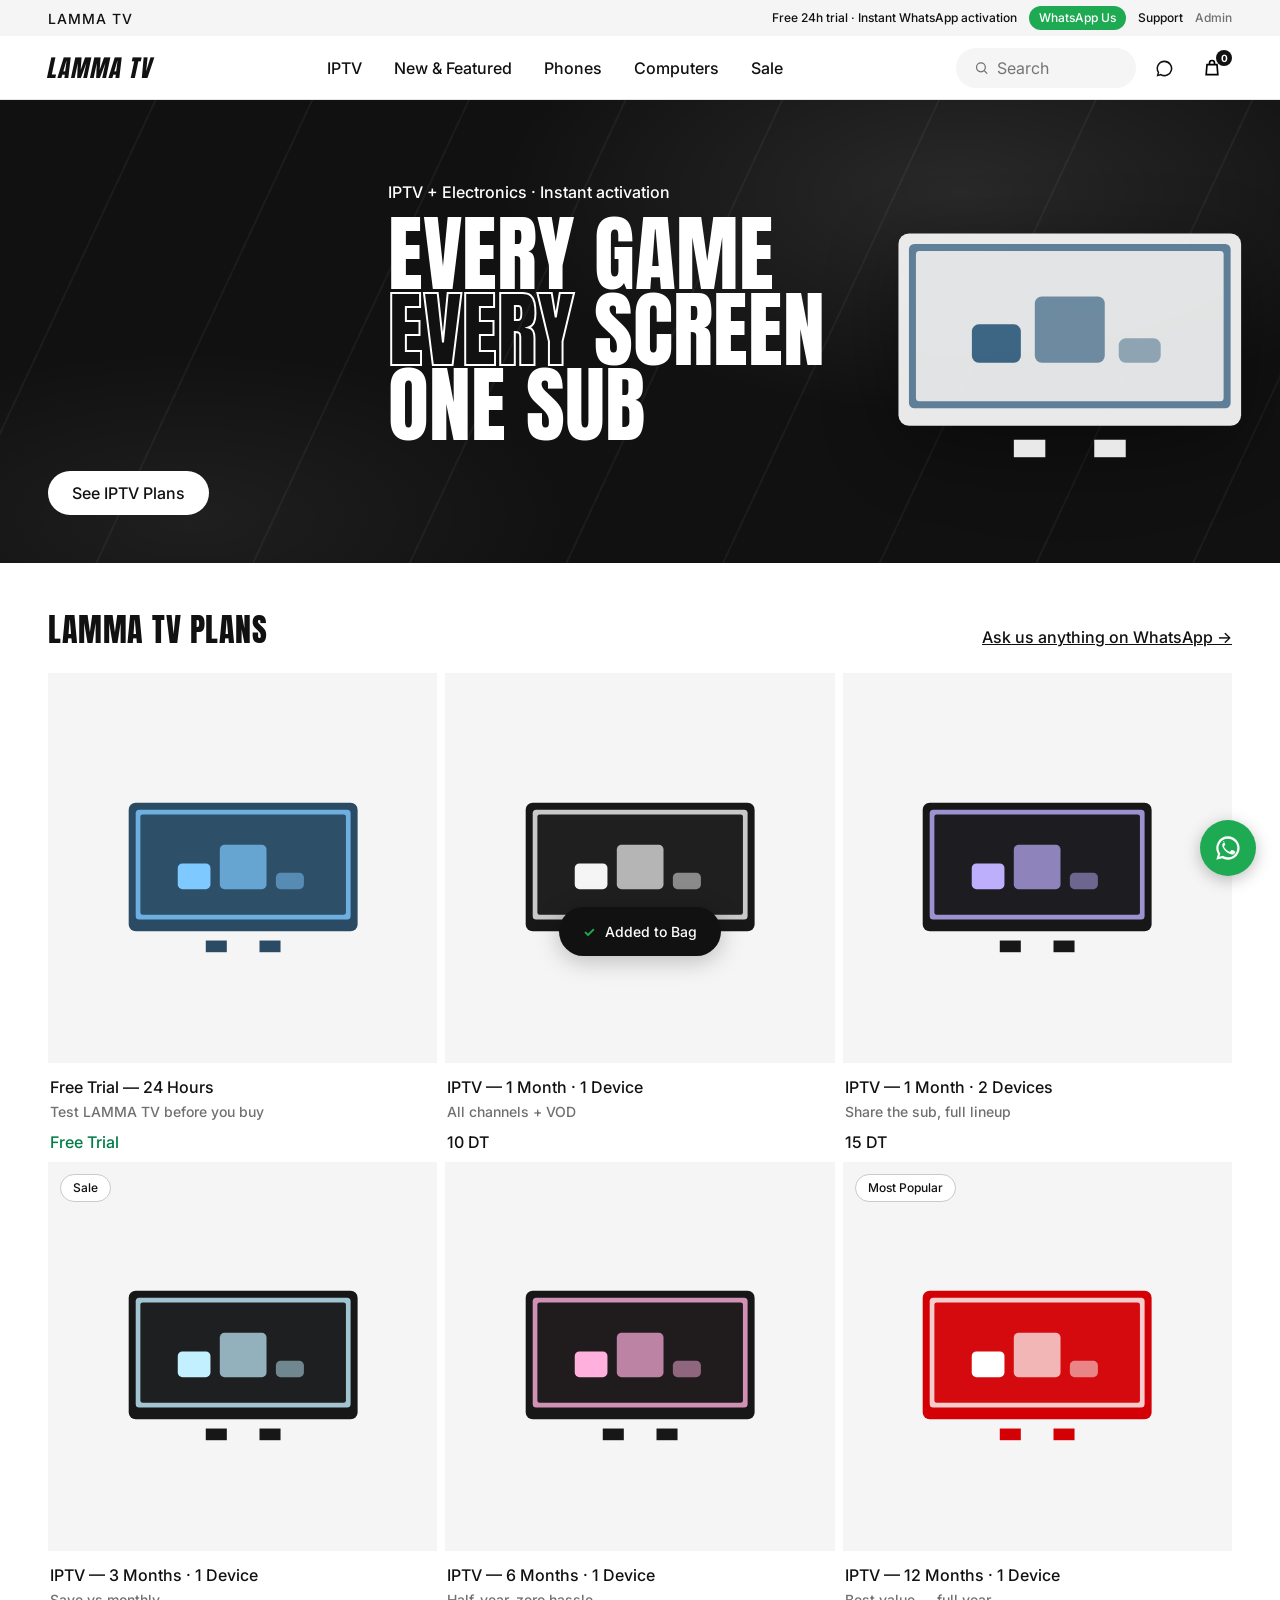
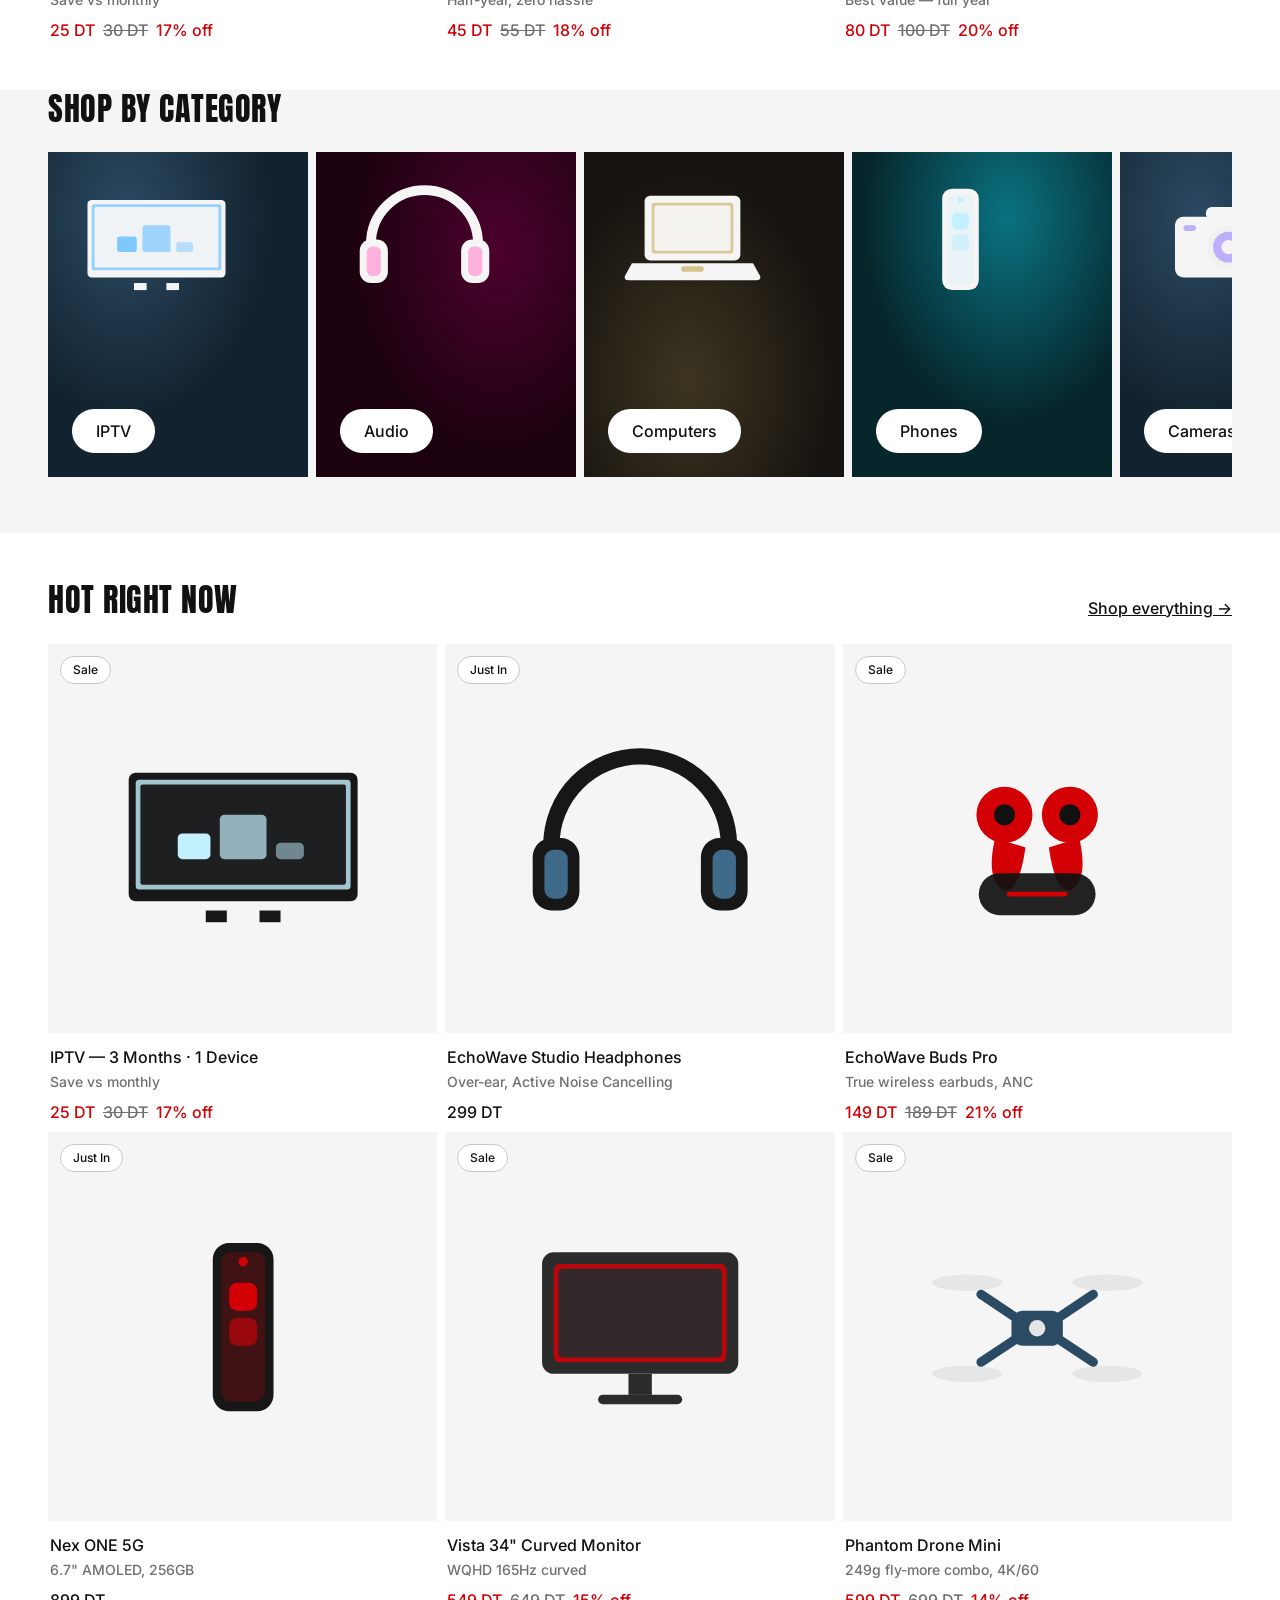
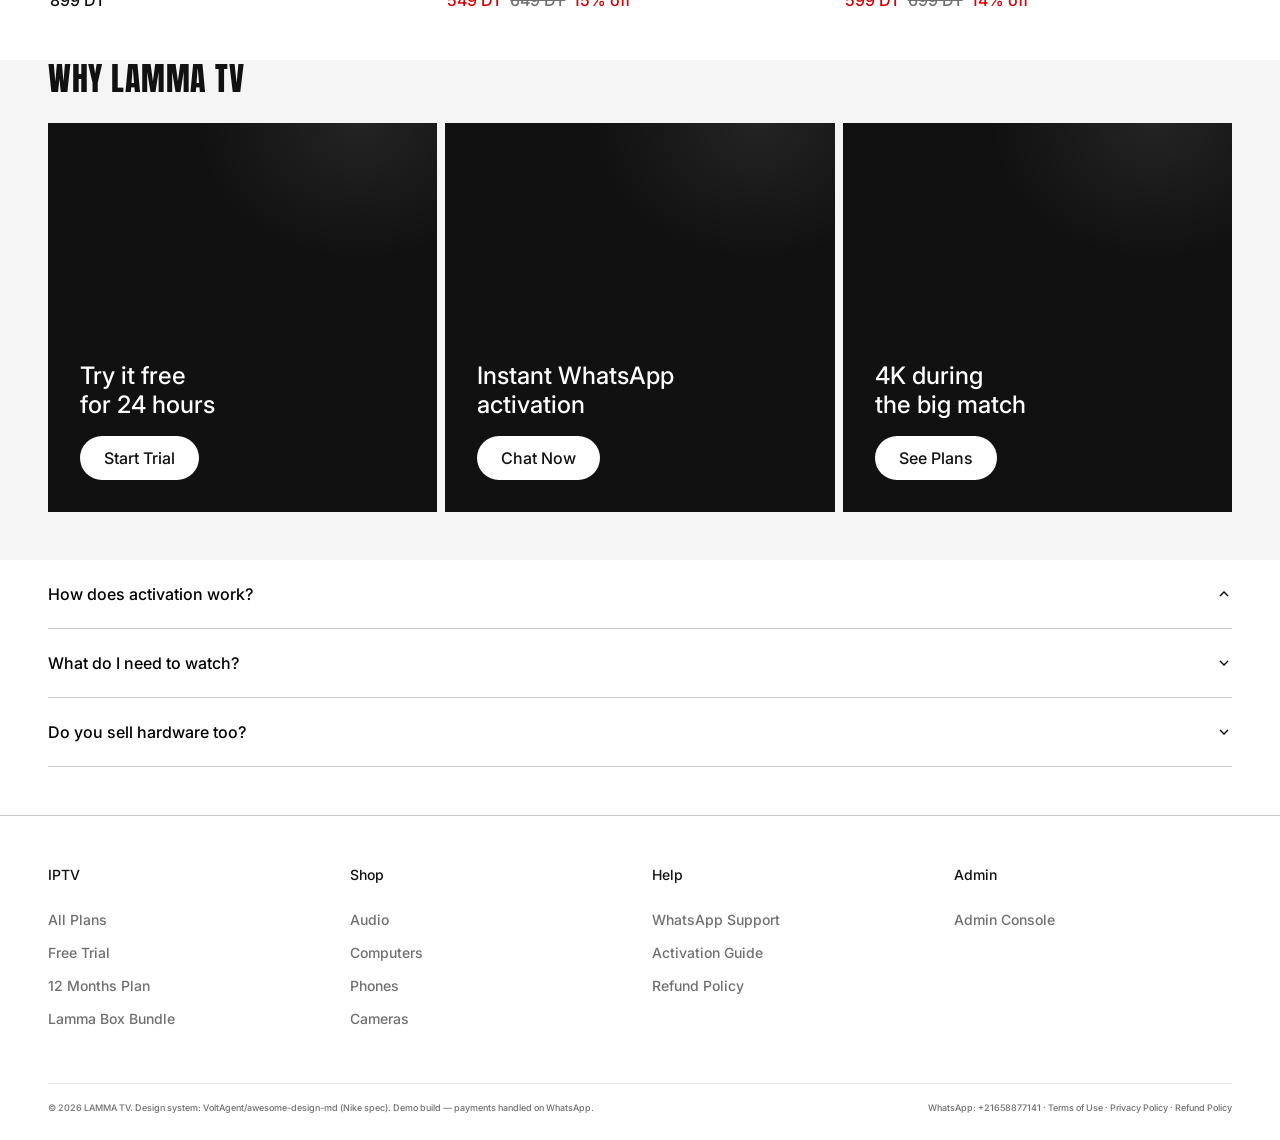
<file: index.html>
<!DOCTYPE html>
<html lang="en">
<head>
<meta charset="UTF-8">
<meta name="viewport" content="width=device-width, initial-scale=1.0">
<title>LAMMA TV — IPTV Subscriptions &amp; Electronics</title>
<meta name="description" content="LAMMA TV: premium IPTV subscriptions with instant WhatsApp activation, plus electronics with fast delivery. Free 24-hour trial.">
<link rel="preconnect" href="https://fonts.googleapis.com">
<link href="https://fonts.googleapis.com/css2?family=Anton&family=Inter:wght@400;500;700&display=swap" rel="stylesheet">
<link rel="stylesheet" href="styles.css">
<link rel="icon" href="data:image/svg+xml,<svg xmlns='http://www.w3.org/2000/svg' viewBox='0 0 100 100'><rect width='100' height='100' fill='%23111111'/><text x='50' y='68' font-size='52' text-anchor='middle' fill='white' font-family='sans-serif' font-weight='bold'>L</text></svg>">
</head>
<body>

<!-- ============ PRODUCT-ART SYMBOL LIBRARY ============ -->
<svg width="0" height="0" style="position:absolute" aria-hidden="true">
  <symbol id="art-tv" viewBox="0 0 240 180">
    <rect x="22" y="34" width="196" height="110" rx="6" fill="var(--p-body)"/>
    <rect x="28" y="40" width="184" height="94" rx="3" fill="var(--p-accent)" opacity=".8"/>
    <rect x="32" y="44" width="176" height="86" rx="2" fill="var(--p-body)" opacity=".95"/>
    <rect x="64" y="86" width="28" height="22" rx="4" fill="var(--p-accent)"/>
    <rect x="100" y="70" width="40" height="38" rx="4" fill="var(--p-accent)" opacity=".7"/>
    <rect x="148" y="94" width="24" height="14" rx="4" fill="var(--p-accent)" opacity=".5"/>
    <rect x="88" y="152" width="18" height="10" fill="var(--p-body)"/>
    <rect x="134" y="152" width="18" height="10" fill="var(--p-body)"/>
  </symbol>
  <symbol id="art-box" viewBox="0 0 240 180">
    <rect x="36" y="96" width="168" height="46" rx="12" fill="var(--p-body)"/>
    <circle cx="178" cy="119" r="6" fill="var(--p-accent)"/>
    <rect x="150" y="115" width="4" height="8" rx="2" fill="var(--p-accent)" opacity=".8"/>
    <rect x="158" y="115" width="4" height="8" rx="2" fill="var(--p-accent)" opacity=".5"/>
    <rect x="166" y="115" width="4" height="8" rx="2" fill="var(--p-accent)" opacity=".3"/>
    <rect x="52" y="112" width="60" height="4" rx="2" fill="var(--p-accent)" opacity=".6"/>
    <rect x="52" y="120" width="44" height="4" rx="2" fill="var(--p-accent)" opacity=".4"/>
    <rect x="96" y="30" width="64" height="60" rx="8" fill="var(--p-body)"/>
    <rect x="104" y="38" width="48" height="44" rx="4" fill="var(--p-accent)" opacity=".85"/>
    <rect x="108" y="42" width="40" height="36" rx="3" fill="var(--p-body)" opacity=".9"/>
    <line x1="128" y1="142" x2="128" y2="152" stroke="var(--p-body)" stroke-width="6"/>
    <line x1="96" y1="150" x2="160" y2="150" stroke="var(--p-body)" stroke-width="6" stroke-linecap="round"/>
  </symbol>
  <symbol id="art-headphones" viewBox="0 0 240 180">
    <path d="M44 96 A76 76 0 0 1 196 96" fill="none" stroke="var(--p-body)" stroke-width="14" stroke-linecap="round"/>
    <rect x="28" y="90" width="40" height="62" rx="16" fill="var(--p-body)"/>
    <rect x="172" y="90" width="40" height="62" rx="16" fill="var(--p-body)"/>
    <rect x="38" y="100" width="20" height="42" rx="8" fill="var(--p-accent)"/>
    <rect x="182" y="100" width="20" height="42" rx="8" fill="var(--p-accent)"/>
  </symbol>
  <symbol id="art-earbuds" viewBox="0 0 240 180">
    <circle cx="92" cy="70" r="24" fill="var(--p-body)"/>
    <circle cx="148" cy="70" r="24" fill="var(--p-body)"/>
    <path d="M84 90 q-8 34 6 44 q14 6 20-36" fill="var(--p-body)"/>
    <path d="M156 90 q8 34 -6 44 q-14 6 -20-36" fill="var(--p-body)"/>
    <circle cx="92" cy="70" r="9" fill="var(--p-accent)"/>
    <circle cx="148" cy="70" r="9" fill="var(--p-accent)"/>
    <rect x="70" y="120" width="100" height="36" rx="18" fill="var(--p-accent)" opacity=".92"/>
    <line x1="96" y1="138" x2="144" y2="138" stroke="var(--p-body)" stroke-width="4" stroke-linecap="round"/>
  </symbol>
  <symbol id="art-speaker" viewBox="0 0 240 180">
    <rect x="66" y="26" width="108" height="128" rx="24" fill="var(--p-body)"/>
    <circle cx="120" cy="70" r="22" fill="var(--p-accent)"/>
    <circle cx="120" cy="70" r="9" fill="var(--p-body)"/>
    <g fill="var(--p-accent)" opacity=".9">
      <circle cx="120" cy="118" r="6"/><circle cx="104" cy="130" r="6"/><circle cx="136" cy="130" r="6"/>
      <circle cx="120" cy="142" r="6"/><circle cx="92" cy="118" r="6"/><circle cx="148" cy="118" r="6"/>
    </g>
  </symbol>
  <symbol id="art-laptop" viewBox="0 0 240 180">
    <rect x="52" y="28" width="136" height="92" rx="8" fill="var(--p-body)"/>
    <rect x="62" y="38" width="116" height="72" rx="4" fill="var(--p-accent)" opacity=".85"/>
    <rect x="66" y="42" width="108" height="64" rx="3" fill="var(--p-body)" opacity=".94"/>
    <path d="M34 124 L206 124 L216 142 Q218 148 210 148 L30 148 Q22 148 24 142 Z" fill="var(--p-body)"/>
    <rect x="104" y="128" width="32" height="8" rx="4" fill="var(--p-accent)"/>
  </symbol>
  <symbol id="art-desktop" viewBox="0 0 240 180">
    <rect x="92" y="18" width="56" height="144" rx="10" fill="var(--p-body)"/>
    <circle cx="120" cy="42" r="10" fill="var(--p-accent)"/>
    <rect x="104" y="66" width="32" height="5" rx="2.5" fill="var(--p-accent)" opacity=".8"/>
    <rect x="104" y="78" width="32" height="5" rx="2.5" fill="var(--p-accent)" opacity=".8"/>
    <rect x="112" y="104" width="16" height="44" rx="4" fill="var(--p-accent)" opacity=".35"/>
  </symbol>
  <symbol id="art-phone" viewBox="0 0 240 180">
    <rect x="94" y="18" width="52" height="144" rx="14" fill="var(--p-body)"/>
    <rect x="101" y="26" width="38" height="128" rx="9" fill="var(--p-accent)" opacity=".22"/>
    <circle cx="120" cy="34" r="4" fill="var(--p-accent)"/>
    <rect x="108" y="52" width="24" height="24" rx="7" fill="var(--p-accent)"/>
    <rect x="108" y="82" width="24" height="24" rx="7" fill="var(--p-accent)" opacity=".6"/>
  </symbol>
  <symbol id="art-camera" viewBox="0 0 240 180">
    <rect x="44" y="58" width="152" height="86" rx="12" fill="var(--p-body)"/>
    <rect x="88" y="44" width="48" height="18" rx="8" fill="var(--p-body)"/>
    <circle cx="120" cy="101" r="30" fill="#f0f0f0"/>
    <circle cx="120" cy="101" r="22" fill="var(--p-accent)"/>
    <circle cx="120" cy="101" r="10" fill="var(--p-body)"/>
    <circle cx="170" cy="74" r="5" fill="var(--p-accent)"/>
    <rect x="56" y="70" width="18" height="8" rx="4" fill="var(--p-accent)"/>
  </symbol>
  <symbol id="art-watch" viewBox="0 0 240 180">
    <rect x="108" y="18" width="24" height="42" rx="8" fill="var(--p-body)"/>
    <rect x="108" y="120" width="24" height="42" rx="8" fill="var(--p-body)"/>
    <rect x="86" y="52" width="68" height="76" rx="20" fill="var(--p-body)"/>
    <rect x="96" y="62" width="48" height="56" rx="14" fill="var(--p-accent)" opacity=".9"/>
    <circle cx="120" cy="90" r="14" fill="var(--p-body)"/>
    <rect x="154" y="76" width="8" height="18" rx="4" fill="var(--p-accent)"/>
    <line x1="108" y1="70" x2="108" y2="110" stroke="var(--p-body)" stroke-width="4" stroke-linecap="round"/>
    <line x1="100" y1="90" x2="140" y2="90" stroke="var(--p-body)" stroke-width="4" stroke-linecap="round"/>
  </symbol>
  <symbol id="art-monitor" viewBox="0 0 240 180">
    <rect x="36" y="26" width="168" height="104" rx="10" fill="var(--p-body)"/>
    <rect x="46" y="36" width="148" height="84" rx="5" fill="var(--p-accent)" opacity=".85"/>
    <rect x="50" y="40" width="140" height="76" rx="4" fill="var(--p-body)" opacity=".94"/>
    <rect x="110" y="130" width="20" height="18" fill="var(--p-body)"/>
    <rect x="84" y="148" width="72" height="8" rx="4" fill="var(--p-body)"/>
  </symbol>
  <symbol id="art-keyboard" viewBox="0 0 240 180">
    <rect x="26" y="62" width="188" height="62" rx="12" fill="var(--p-body)"/>
    <g fill="var(--p-accent)" opacity=".9">
      <rect x="36" y="70" width="26" height="14" rx="4"/><rect x="68" y="70" width="26" height="14" rx="4"/><rect x="100" y="70" width="26" height="14" rx="4"/><rect x="132" y="70" width="26" height="14" rx="4"/><rect x="164" y="70" width="26" height="14" rx="4"/><rect x="196" y="70" width="8" height="14" rx="4"/>
      <rect x="36" y="90" width="26" height="14" rx="4"/><rect x="68" y="90" width="26" height="14" rx="4"/><rect x="100" y="90" width="26" height="14" rx="4"/><rect x="132" y="90" width="26" height="14" rx="4"/><rect x="164" y="90" width="26" height="14" rx="4"/><rect x="196" y="90" width="8" height="14" rx="4"/>
    </g>
    <rect x="84" y="110" width="72" height="12" rx="6" fill="var(--p-accent)"/>
    <rect x="60" y="110" width="20" height="12" rx="6" fill="var(--p-accent)" opacity=".7"/>
    <rect x="160" y="110" width="20" height="12" rx="6" fill="var(--p-accent)" opacity=".7"/>
  </symbol>
  <symbol id="art-mouse" viewBox="0 0 240 180">
    <path d="M120 22 C160 22 178 54 178 92 C178 128 156 152 120 152 C84 152 62 128 62 92 C62 54 80 22 120 22 Z" fill="var(--p-body)"/>
    <line x1="120" y1="26" x2="120" y2="152" stroke="var(--p-body)" stroke-width="4"/>
    <rect x="100" y="22" width="20" height="16" rx="3" fill="var(--p-accent)" opacity=".9"/>
    <rect x="130" y="118" width="30" height="10" rx="5" fill="var(--p-accent)"/>
    <circle cx="98" cy="132" r="4" fill="var(--p-accent)"/>
  </symbol>
  <symbol id="art-drone" viewBox="0 0 240 180">
    <ellipse cx="60" cy="52" rx="30" ry="7" fill="var(--p-accent)" opacity=".9"/>
    <ellipse cx="180" cy="52" rx="30" ry="7" fill="var(--p-accent)" opacity=".9"/>
    <ellipse cx="60" cy="130" rx="30" ry="7" fill="var(--p-accent)" opacity=".9"/>
    <ellipse cx="180" cy="130" rx="30" ry="7" fill="var(--p-accent)" opacity=".9"/>
    <line x1="72" y1="62" x2="102" y2="82" stroke="var(--p-body)" stroke-width="8" stroke-linecap="round"/>
    <line x1="168" y1="62" x2="138" y2="82" stroke="var(--p-body)" stroke-width="8" stroke-linecap="round"/>
    <line x1="72" y1="120" x2="102" y2="100" stroke="var(--p-body)" stroke-width="8" stroke-linecap="round"/>
    <line x1="168" y1="120" x2="138" y2="100" stroke="var(--p-body)" stroke-width="8" stroke-linecap="round"/>
    <rect x="98" y="76" width="44" height="30" rx="10" fill="var(--p-body)"/>
    <circle cx="120" cy="91" r="7" fill="var(--p-accent)"/>
  </symbol>
</svg>

<!-- ============ UTILITY BAR ============ -->
<div class="utility-bar">
  <div class="container">
    <div class="logo" style="font-size:14px;font-family:var(--font-ui);font-weight:500">LAMMA TV</div>
    <div class="utility-links">
      <span>Free 24h trial · Instant WhatsApp activation</span>
      <a href="https://wa.me/21658877141" target="_blank" rel="noopener" class="admin-flag" style="background:#1eaa52" data-wa>WhatsApp Us</a>
      <a href="#" >Support</a><a href="admin.html" style="color:var(--mute)">Admin</a>
    </div>
  </div>
</div>

<!-- ============ PRIMARY NAV ============ -->
<nav class="primary-nav"><div class="container" id="navContainer"></div></nav>

<!-- ============ HERO ============ -->
<div class="hero">
  <div class="hero-scene"></div>
  <svg class="hero-art" viewBox="0 0 240 180" style="--p-body:#f5f5f5;--p-accent:#3f6a8a"><use href="#art-tv"/></svg>
  <div class="container hero-content">
    <p class="eyebrow">IPTV + Electronics · Instant activation</p>
    <h1 class="campaign-display">Every Game <span class="outline">Every</span> Screen One Sub</h1>
  </div>
  <div class="container hero-cta">
    <a href="shop.html?cat=iptv" class="btn-outline-on-image">See IPTV Plans</a>
  </div>
</div>

<!-- ============ IPTV PLANS ============ -->
<section>
  <div class="container">
    <div class="section-header"><h2 class="heading-xl">LAMMA TV Plans</h2>
      <a class="link-md" data-wa target="_blank" rel="noopener" href="https://wa.me/21658877141">Ask us anything on WhatsApp →</a></div>
    <div class="product-grid" id="plansGrid"></div>
  </div>
</section>

<!-- ============ CATEGORIES ============ -->
<section style="padding-top:0" class="bg-cloud">
  <div class="container">
    <div class="section-header"><h2 class="heading-xl">Shop by Category</h2></div>
    <div class="category-strip" id="catStrip"></div>
  </div>
</section>

<!-- ============ HOT ============ -->
<section>
  <div class="container">
    <div class="section-header"><h2 class="heading-xl">Hot Right Now</h2>
      <a href="shop.html" class="link-md">Shop everything →</a></div>
    <div class="product-grid" id="hotGrid"></div>
  </div>
</section>

<!-- ============ WHY ============ -->
<section style="padding-top:0" class="bg-cloud">
  <div class="container">
    <div class="section-header"><h2 class="heading-xl">Why LAMMA TV</h2></div>
    <div class="member-grid">
      <div class="member-card"><h3>Try it free<br>for 24 hours</h3><a class="btn-outline-on-image" href="product.html?id=1">Start Trial</a></div>
      <div class="member-card"><h3>Instant WhatsApp<br>activation</h3><a class="btn-outline-on-image" data-wa target="_blank" rel="noopener" href="https://wa.me/21658877141">Chat Now</a></div>
      <div class="member-card"><h3>4K during<br>the big match</h3><a class="btn-outline-on-image" href="shop.html?cat=iptv">See Plans</a></div>
    </div>
  </div>
</section>

<!-- ============ FAQ ============ -->
<section style="padding-top:0" id="faq">
  <div class="container">
    <div class="disclosure open"><button class="disclosure-head">How does activation work? <svg class="chev" width="16" height="16" viewBox="0 0 24 24" fill="none" stroke="currentColor" stroke-width="2"><path d="M6 9l6 6 6-6"/></svg></button>
      <div class="disclosure-body"><p>Pick a plan, place the order — it opens WhatsApp with your order ready to send. We confirm payment and deliver your codes within minutes. No emails, no waiting.</p></div></div>
    <div class="disclosure"><button class="disclosure-head">What do I need to watch? <svg class="chev" width="16" height="16" viewBox="0 0 24 24" fill="none" stroke="currentColor" stroke-width="2"><path d="M6 9l6 6 6-6"/></svg></button>
      <div class="disclosure-body"><p>Any device: Smart TV, Android/iOS phone, PC, MAG box or Fire Stick. We send M3U / Xtream login and a setup guide for your device.</p></div></div>
    <div class="disclosure"><button class="disclosure-head">Do you sell hardware too? <svg class="chev" width="16" height="16" viewBox="0 0 24 24" fill="none" stroke="currentColor" stroke-width="2"><path d="M6 9l6 6 6-6"/></svg></button>
      <div class="disclosure-body"><p>Yes — TVs, boxes, audio and more. Physical products ship in 2–4 working days. Bundles like the Lamma Box come pre-configured.</p></div></div>
  </div>
</section>

<div id="siteFooter"></div>

<!-- Floating WhatsApp bubble -->
<a class="wa-float" href="https://wa.me/21658877141" target="_blank" rel="noopener" aria-label="Chat on WhatsApp" data-wa>
  <svg width="28" height="28" viewBox="0 0 24 24" fill="currentColor"><path d="M12 2a10 10 0 0 0-8.6 15.1L2 22l5-1.3A10 10 0 1 0 12 2zm0 2a8 8 0 1 1-4.1 14.9l-.4-.2-2.9.8.8-2.7-.2-.4A8 8 0 0 1 12 4zm-3 3.3c-.3 0-.6 0-.9.3-.3.3-1 .9-1 2.2s1 2.6 1.2 2.8c.1.2 1.9 3 4.6 4.2 2.3 1 2.7.8 3.2.8.5 0 1.7-.6 1.9-1.3.2-.6.2-1.2.2-1.3-.1-.1-.3-.2-.6-.3s-1.7-.8-2-.9c-.3-.1-.5-.2-.7.1l-1 1.2c-.2.2-.3.3-.6.1s-1.5-.5-2.8-1.7c-1-1-1.7-2.1-1.9-2.5s0-.5.2-.7l.5-.5c.1-.2.2-.3.3-.5s0-.4 0-.5l-.9-2.2c-.2-.5-.4-.5-.6-.5h-.5z"/></svg>
</a>

<!-- ============ CART DRAWER ============ -->
<div class="drawer-backdrop" id="drawerBackdrop"></div>
<aside class="cart-drawer" id="cartDrawer">
  <div class="cart-head">
    <span>Bag <small id="cartHeadCount" style="color:var(--mute)"></small></span>
    <button class="icon-btn" id="cartClose" style="background:var(--soft-cloud)">✕</button>
  </div>
  <div class="cart-items" id="cartItems"></div>
  <div class="cart-foot">
    <div class="cart-line"><span>Subtotal</span><span id="cartSubtotal">–</span></div>
    <div class="cart-line" style="font-size:13px;color:var(--mute)"><span>Delivery</span><span id="cartDeliveryNote">Instant via WhatsApp</span></div>
    <button class="btn-primary" style="width:100%;margin-top:8px;background:#1eaa52" id="checkoutBtn">Order via WhatsApp</button>
  </div>
</aside>

<div class="toast" id="toast">Added to Bag</div>

<script src="data.js"></script>
<script src="common.js"></script>
<script src="home.js"></script>
</body>
</html>
</file>
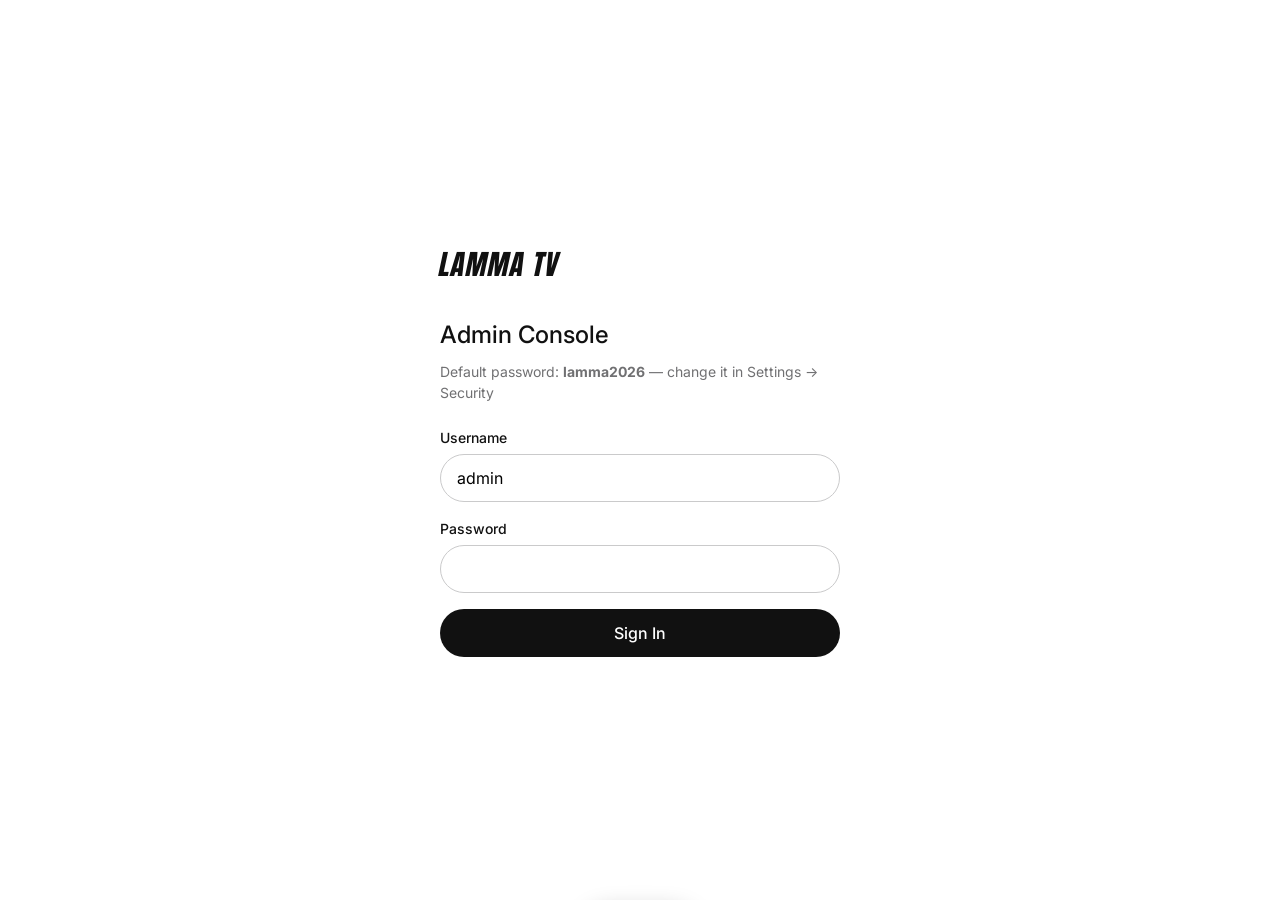
<file: admin.html>
<!DOCTYPE html>
<html lang="en">
<head>
<meta charset="UTF-8">
<meta name="viewport" content="width=device-width, initial-scale=1.0">
<title>LAMMA TV — Admin Console</title>
<link rel="preconnect" href="https://fonts.googleapis.com">
<link href="https://fonts.googleapis.com/css2?family=Anton&family=Inter:wght@400;500;700&display=swap" rel="stylesheet">
<link rel="stylesheet" href="styles.css">
</head>
<body>

<!-- Product-art symbols (needed for thumbnails here too; keep in sync with index.html) -->
<svg width="0" height="0" style="position:absolute" aria-hidden="true">
  <symbol id="art-tv" viewBox="0 0 240 180">
    <rect x="22" y="34" width="196" height="110" rx="6" fill="var(--p-body)"/>
    <rect x="28" y="40" width="184" height="94" rx="3" fill="var(--p-accent)" opacity=".8"/>
    <rect x="32" y="44" width="176" height="86" rx="2" fill="var(--p-body)" opacity=".95"/>
    <rect x="64" y="86" width="28" height="22" rx="4" fill="var(--p-accent)"/>
    <rect x="100" y="70" width="40" height="38" rx="4" fill="var(--p-accent)" opacity=".7"/>
    <rect x="148" y="94" width="24" height="14" rx="4" fill="var(--p-accent)" opacity=".5"/>
  </symbol>
  <symbol id="art-box" viewBox="0 0 240 180">
    <rect x="36" y="96" width="168" height="46" rx="12" fill="var(--p-body)"/>
    <circle cx="178" cy="119" r="6" fill="var(--p-accent)"/>
    <rect x="52" y="112" width="60" height="4" rx="2" fill="var(--p-accent)" opacity=".6"/>
    <rect x="52" y="120" width="44" height="4" rx="2" fill="var(--p-accent)" opacity=".4"/>
    <rect x="96" y="30" width="64" height="60" rx="8" fill="var(--p-body)"/>
    <rect x="104" y="38" width="48" height="44" rx="4" fill="var(--p-accent)" opacity=".85"/>
    <rect x="108" y="42" width="40" height="36" rx="3" fill="var(--p-body)" opacity=".9"/>
  </symbol>
  <symbol id="art-headphones" viewBox="0 0 240 180">
    <path d="M44 96 A76 76 0 0 1 196 96" fill="none" stroke="var(--p-body)" stroke-width="14" stroke-linecap="round"/>
    <rect x="28" y="90" width="40" height="62" rx="16" fill="var(--p-body)"/>
    <rect x="172" y="90" width="40" height="62" rx="16" fill="var(--p-body)"/>
    <rect x="38" y="100" width="20" height="42" rx="8" fill="var(--p-accent)"/>
    <rect x="182" y="100" width="20" height="42" rx="8" fill="var(--p-accent)"/>
  </symbol>
  <symbol id="art-earbuds" viewBox="0 0 240 180"><circle cx="92" cy="70" r="24" fill="var(--p-body)"/><circle cx="148" cy="70" r="24" fill="var(--p-body)"/><path d="M84 90 q-8 34 6 44 q14 6 20-36" fill="var(--p-body)"/><path d="M156 90 q8 34 -6 44 q-14 6 -20-36" fill="var(--p-body)"/><circle cx="92" cy="70" r="9" fill="var(--p-accent)"/><circle cx="148" cy="70" r="9" fill="var(--p-accent)"/><rect x="70" y="120" width="100" height="36" rx="18" fill="var(--p-accent)" opacity=".92"/></symbol>
  <symbol id="art-speaker" viewBox="0 0 240 180"><rect x="66" y="26" width="108" height="128" rx="24" fill="var(--p-body)"/><circle cx="120" cy="70" r="22" fill="var(--p-accent)"/><circle cx="120" cy="70" r="9" fill="var(--p-body)"/><g fill="var(--p-accent)" opacity=".9"><circle cx="120" cy="118" r="6"/><circle cx="104" cy="130" r="6"/><circle cx="136" cy="130" r="6"/><circle cx="120" cy="142" r="6"/></g></symbol>
  <symbol id="art-laptop" viewBox="0 0 240 180"><rect x="52" y="28" width="136" height="92" rx="8" fill="var(--p-body)"/><rect x="62" y="38" width="116" height="72" rx="4" fill="var(--p-accent)" opacity=".85"/><rect x="66" y="42" width="108" height="64" rx="3" fill="var(--p-body)" opacity=".94"/><path d="M34 124 L206 124 L216 142 Q218 148 210 148 L30 148 Q22 148 24 142 Z" fill="var(--p-body)"/></symbol>
  <symbol id="art-desktop" viewBox="0 0 240 180"><rect x="92" y="18" width="56" height="144" rx="10" fill="var(--p-body)"/><circle cx="120" cy="42" r="10" fill="var(--p-accent)"/><rect x="104" y="66" width="32" height="5" rx="2.5" fill="var(--p-accent)" opacity=".8"/><rect x="104" y="78" width="32" height="5" rx="2.5" fill="var(--p-accent)" opacity=".8"/></symbol>
  <symbol id="art-phone" viewBox="0 0 240 180"><rect x="94" y="18" width="52" height="144" rx="14" fill="var(--p-body)"/><rect x="101" y="26" width="38" height="128" rx="9" fill="var(--p-accent)" opacity=".22"/><rect x="108" y="52" width="24" height="24" rx="7" fill="var(--p-accent)"/><rect x="108" y="82" width="24" height="24" rx="7" fill="var(--p-accent)" opacity=".6"/></symbol>
  <symbol id="art-camera" viewBox="0 0 240 180"><rect x="44" y="58" width="152" height="86" rx="12" fill="var(--p-body)"/><rect x="88" y="44" width="48" height="18" rx="8" fill="var(--p-body)"/><circle cx="120" cy="101" r="30" fill="#f0f0f0"/><circle cx="120" cy="101" r="22" fill="var(--p-accent)"/><circle cx="120" cy="101" r="10" fill="var(--p-body)"/><circle cx="170" cy="74" r="5" fill="var(--p-accent)"/></symbol>
  <symbol id="art-watch" viewBox="0 0 240 180"><rect x="108" y="18" width="24" height="42" rx="8" fill="var(--p-body)"/><rect x="108" y="120" width="24" height="42" rx="8" fill="var(--p-body)"/><rect x="86" y="52" width="68" height="76" rx="20" fill="var(--p-body)"/><rect x="96" y="62" width="48" height="56" rx="14" fill="var(--p-accent)" opacity=".9"/><rect x="154" y="76" width="8" height="18" rx="4" fill="var(--p-accent)"/></symbol>
  <symbol id="art-monitor" viewBox="0 0 240 180"><rect x="36" y="26" width="168" height="104" rx="10" fill="var(--p-body)"/><rect x="46" y="36" width="148" height="84" rx="5" fill="var(--p-accent)" opacity=".85"/><rect x="50" y="40" width="140" height="76" rx="4" fill="var(--p-body)" opacity=".94"/></symbol>
  <symbol id="art-keyboard" viewBox="0 0 240 180"><rect x="26" y="62" width="188" height="62" rx="12" fill="var(--p-body)"/><g fill="var(--p-accent)" opacity=".9"><rect x="36" y="70" width="26" height="14" rx="4"/><rect x="68" y="70" width="26" height="14" rx="4"/><rect x="100" y="70" width="26" height="14" rx="4"/><rect x="132" y="70" width="26" height="14" rx="4"/><rect x="164" y="70" width="26" height="14" rx="4"/><rect x="196" y="70" width="8" height="14" rx="4"/></g><rect x="84" y="110" width="72" height="12" rx="6" fill="var(--p-accent)"/></symbol>
  <symbol id="art-mouse" viewBox="0 0 240 180"><path d="M120 22 C160 22 178 54 178 92 C178 128 156 152 120 152 C84 152 62 128 62 92 C62 54 80 22 120 22 Z" fill="var(--p-body)"/><line x1="120" y1="26" x2="120" y2="152" stroke="var(--p-body)" stroke-width="4"/><rect x="100" y="22" width="20" height="16" rx="3" fill="var(--p-accent)" opacity=".9"/><rect x="130" y="118" width="30" height="10" rx="5" fill="var(--p-accent)"/></symbol>
  <symbol id="art-drone" viewBox="0 0 240 180"><ellipse cx="60" cy="52" rx="30" ry="7" fill="var(--p-accent)" opacity=".9"/><ellipse cx="180" cy="52" rx="30" ry="7" fill="var(--p-accent)" opacity=".9"/><line x1="72" y1="62" x2="102" y2="82" stroke="var(--p-body)" stroke-width="8" stroke-linecap="round"/><line x1="168" y1="62" x2="138" y2="82" stroke="var(--p-body)" stroke-width="8" stroke-linecap="round"/><line x1="72" y1="120" x2="102" y2="100" stroke="var(--p-body)" stroke-width="8" stroke-linecap="round"/><line x1="168" y1="120" x2="138" y2="100" stroke="var(--p-body)" stroke-width="8" stroke-linecap="round"/><rect x="98" y="76" width="44" height="30" rx="10" fill="var(--p-body)"/><circle cx="120" cy="91" r="7" fill="var(--p-accent)"/></symbol>
</svg>

<!-- ============ LOGIN ============ -->
<div id="loginScreen" class="confirm-card" style="display:flex;min-height:100vh;align-items:center;justify-content:center">
  <div style="width:100%;max-width:400px;text-align:left">
    <p class="logo" style="margin-bottom:32px;font-size:28px"><b>LAMMA TV</b></p>
    <h2 style="font-weight:500;font-size:24px;margin-bottom:8px">Admin Console</h2>
    <p style="color:var(--mute);margin-bottom:24px;font-size:14px">Default password: <b>lamma2026</b> — change it in Settings → Security</p>
    <div class="field"><label>Username</label><input id="loginUser" autocomplete="username" value="admin"></div>
    <div class="field"><label>Password</label><input id="loginPass" type="password" autocomplete="current-password" onkeydown="if(event.key==='Enter')adminLogin()"></div>
    <button class="btn-primary" style="width:100%" onclick="adminLogin()">Sign In</button>
    <p id="loginError" style="color:var(--sale);font-weight:500;font-size:14px;margin-top:12px;display:none">Wrong username or password.</p>
  </div>
</div>

<!-- ============ APP ============ -->
<div id="adminApp" style="display:none">
  <div class="admin-topbar">
    <span class="logo" style="font-size:16px"><b>LAMMA TV</b></span>
    <span class="admin-flag" style="font-size:11px">ADMIN</span>
    <span style="flex:1"></span>
    <select id="mobileView" style="background:var(--ink);color:var(--canvas);border:1px solid var(--charcoal);border-radius:var(--r-full);height:40px;padding:0 12px;font-weight:500">
      <option value="dashboard">Dashboard</option>
      <option value="products">Products</option>
      <option value="orders">Orders</option>
      <option value="settings">Settings</option>
    </select>
  </div>
  <div class="admin-shell">
    <aside class="admin-sidebar">
      <div class="admin-side-logo">LAMMA TV<small>Admin Console</small></div>
      <button class="admin-nav-btn active" data-view="dashboard">▦ Dashboard</button>
      <button class="admin-nav-btn" data-view="products">⛁ Products <span id="sideProdCount" style="margin-left:auto;opacity:.6"></span></button>
      <button class="admin-nav-btn" data-view="orders">✆ Orders <span id="sideOrderCount" style="margin-left:auto;opacity:.6"></span></button>
      <button class="admin-nav-btn" data-view="settings">⚙ Settings</button>
      <span style="flex:1"></span>
      <a class="admin-nav-btn" href="index.html">⇱ View Storefront</a>
      <button class="admin-nav-btn" id="logoutBtn">⏻ Sign Out</button>
    </aside>
    <div class="admin-main" id="adminMain"></div>
  </div>
</div>

<!-- ============ PRODUCT EDIT MODAL ============ -->
<div class="modal-backdrop" id="prodModal">
  <div class="modal">
    <button class="icon-btn modal-close" onclick="closeProdModal()" style="background:var(--soft-cloud)">✕</button>
    <h2 id="prodModalTitle">Add Product</h2>
    <form id="prodForm">
      <div class="form-grid">
        <div class="field" style="grid-column:1/-1"><label>Name</label><input name="name" required placeholder="IPTV — 1 Month · 1 Device"></div>
        <div class="field" style="grid-column:1/-1"><label>Subtitle</label><input name="sub" required placeholder="All channels + VOD"></div>
        <div class="field"><label>Category</label><select name="category" id="prodCat"></select></div>
        <div class="field"><label>Product shape (image)</label><select name="icon" id="prodIcon">
          <option value="tv">TV</option><option value="box">IPTV Box</option>
          <option value="headphones">Headphones</option><option value="earbuds">Earbuds</option><option value="speaker">Speaker</option>
          <option value="laptop">Laptop</option><option value="desktop">Desktop</option><option value="phone">Phone</option>
          <option value="camera">Camera</option><option value="watch">Watch</option><option value="monitor">Monitor</option>
          <option value="keyboard">Keyboard</option><option value="mouse">Mouse</option><option value="drone">Drone</option>
        </select></div>
        <div class="field"><label>Price</label><input name="price" type="number" min="0" step="1" required></div>
        <div class="field"><label>Compare-at price (for sales)</label><input name="pricePrev" type="number" min="0" step="1" placeholder="empty = not on sale"></div>
        <div class="field"><label>Stock</label><input name="stock" type="number" min="0" step="1" required></div>
        <div class="field"><label>Type</label><select name="digital"><option value="false">Physical product (ships)</option><option value="true">Digital (IPTV — instant activation)</option></select></div>
        <div class="field"><label>Badge</label><select name="badge"><option value="none">None</option><option value="just-in">Just In</option><option value="sale">Sale</option><option value="member">Most Popular</option></select></div>
        <div class="field" style="grid-column:1/-1"><label>Description</label><textarea name="desc" placeholder="Key details, shown on the product page…"></textarea></div>
        <div class="field"><label>Body color</label><input name="color" type="color" value="#171717" style="height:48px;padding:4px"></div>
        <div class="field"><label>Accent color</label><input name="accent" type="color" value="#3f6a8a" style="height:48px;padding:4px"></div>
        <div style="grid-column:1/-1;background:var(--soft-cloud);display:flex;justify-content:center;padding:16px" id="prodPreview"></div>
      </div>
      <div style="display:flex;gap:8px;margin-top:16px">
        <button type="submit" class="btn-primary" style="flex:1">Save to Working Copy</button>
        <button type="button" class="btn-secondary" onclick="closeProdModal()">Cancel</button>
      </div>
      <p style="font-size:12px;color:var(--mute);margin-top:12px">Saves to your browser's working copy. Hit <b>Publish</b> to push changes live for all visitors.</p>
    </form>
  </div>
</div>

<!-- ============ PUBLISH MODAL ============ -->
<div class="modal-backdrop" id="publishModal">
  <div class="modal">
    <button class="icon-btn modal-close" onclick="document.getElementById('publishModal').classList.remove('open')" style="background:var(--soft-cloud)">✕</button>
    <h2>Publish to Live Site</h2>
    <p style="color:var(--mute);font-size:14px;margin-bottom:24px">Push your working copy to <b>store.json</b>. With a GitHub token it goes live in ~1 minute for everyone. Without one, download the file and upload it to the repo yourself (Add file → store.json → Commit).</p>
    <div class="field"><label>GitHub repo (owner/name)</label><input id="ghRepo" placeholder="youruser/lammatv"></div>
    <div class="field"><label>GitHub token (Contents: read &amp; write, this repo only — stays in this browser)</label><input id="ghToken" type="password" placeholder="github_pat_…"></div>
    <div style="display:flex;gap:8px;margin-top:16px">
      <button class="btn-primary" style="flex:1;background:#1eaa52" onclick="publishGitHub()">Publish via GitHub</button>
      <button class="btn-secondary" onclick="downloadStoreJson()">Download store.json</button>
    </div>
    <p id="publishStatus" style="font-size:14px;font-weight:500;margin-top:16px;color:var(--mute)"></p>
  </div>
</div>

<!-- ============ MANUAL ORDER MODAL ============ -->
<div class="modal-backdrop" id="orderModal">
  <div class="modal">
    <button class="icon-btn modal-close" onclick="document.getElementById('orderModal').classList.remove('open')" style="background:var(--soft-cloud)">✕</button>
    <h2>Log a WhatsApp Sale</h2>
    <form id="orderForm">
      <div class="form-grid">
        <div class="field"><label>Customer name</label><input name="name" required placeholder="Ahmed B."></div>
        <div class="field"><label>Total paid</label><input name="total" type="number" min="0" step="1" required></div>
        <div class="field" style="grid-column:1/-1"><label>What did they buy?</label><input name="items" required placeholder="1× IPTV 12 Months, 1× Lamma Box"></div>
        <div class="field" style="grid-column:1/-1"><label>Status</label><select name="status"><option>Delivered</option><option>Shipped</option><option>Processing</option><option>New</option><option>Cancelled</option></select></div>
      </div>
      <div style="display:flex;gap:8px;margin-top:16px">
        <button class="btn-primary" style="flex:1;background:#1eaa52" type="button" onclick="logOrder()">Log Sale</button>
        <button class="btn-secondary" type="button" onclick="document.getElementById('orderModal').classList.remove('open')">Cancel</button>
      </div>
    </form>
  </div>
</div>

<div class="toast" id="toast">Saved</div>

<script src="data.js"></script>
<script src="admin.js"></script>
</body>
</html>
</file>
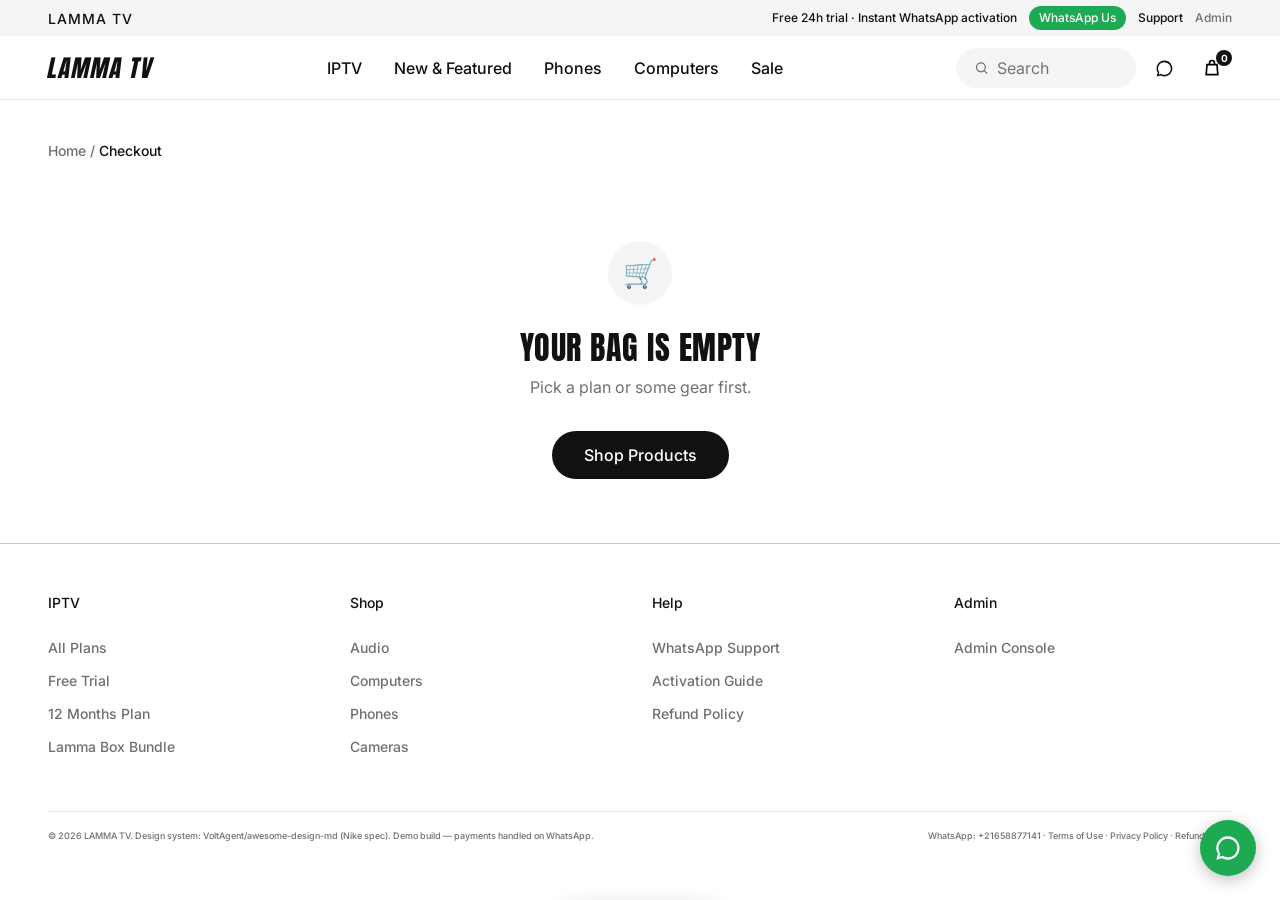
<file: checkout.html>
<!DOCTYPE html>
<html lang="en">
<head>
<meta charset="UTF-8">
<meta name="viewport" content="width=device-width, initial-scale=1.0">
<title>Checkout — LAMMA TV</title>
<link rel="preconnect" href="https://fonts.googleapis.com">
<link href="https://fonts.googleapis.com/css2?family=Anton&family=Inter:wght@400;500;700&display=swap" rel="stylesheet">
<link rel="stylesheet" href="styles.css">
<link rel="icon" href="data:image/svg+xml,<svg xmlns='http://www.w3.org/2000/svg' viewBox='0 0 100 100'><rect width='100' height='100' fill='%23111111'/><text x='50' y='68' font-size='52' text-anchor='middle' fill='white' font-family='sans-serif' font-weight='bold'>L</text></svg>">
</head>
<body>

<svg width="0" height="0" style="position:absolute" aria-hidden="true" id="sprite"></svg>

<!-- ============ UTILITY BAR ============ -->
<div class="utility-bar">
  <div class="container">
    <div class="logo" style="font-size:14px;font-family:var(--font-ui);font-weight:500">LAMMA TV</div>
    <div class="utility-links">
      <span>Free 24h trial · Instant WhatsApp activation</span>
      <a href="https://wa.me/21658877141" target="_blank" rel="noopener" class="admin-flag" style="background:#1eaa52" data-wa>WhatsApp Us</a>
      <a href="index.html#faq">Support</a><a href="admin.html" style="color:var(--mute)">Admin</a>
    </div>
  </div>
</div>

<!-- ============ PRIMARY NAV ============ -->
<nav class="primary-nav"><div class="container" id="navContainer"></div></nav>

<main style="padding-top:24px">
  <div class="container">
    <div class="breadcrumb"><a href="index.html">Home</a> / <span style="color:var(--ink)">Checkout</span></div>
    <div id="checkoutRoot"></div>
  </div>
</main>

<div id="siteFooter"></div>

<a class="wa-float" href="https://wa.me/21658877141" target="_blank" rel="noopener" aria-label="Chat on WhatsApp" data-wa>
  <svg width="28" height="28" viewBox="0 0 24 24" fill="currentColor"><path d="M12 2a10 10 0 0 0-8.6 15.1L2 22l5-1.3A10 10 0 1 0 12 2zm0 2a8 8 0 1 1-4.1 14.9l-.4-.2-2.9.8.8-2.7-.2-.4A8 8 0 0 1 12 4z"/></svg>
</a>

<div class="drawer-backdrop" id="drawerBackdrop"></div>
<aside class="cart-drawer" id="cartDrawer">
  <div class="cart-head">
    <span>Bag <small id="cartHeadCount" style="color:var(--mute)"></small></span>
    <button class="icon-btn" id="cartClose" style="background:var(--soft-cloud)">✕</button>
  </div>
  <div class="cart-items" id="cartItems"></div>
  <div class="cart-foot">
    <div class="cart-line"><span>Subtotal</span><span id="cartSubtotal">–</span></div>
    <button class="btn-primary" style="width:100%;margin-top:8px;background:#1eaa52" id="checkoutBtn">Order via WhatsApp</button>
  </div>
</aside>

<div class="toast" id="toast">Added to Bag</div>

<script src="data.js"></script>
<script src="sprite.js"></script>
<script src="common.js"></script>
<script src="checkout.js"></script>
</body>
</html>
</file>
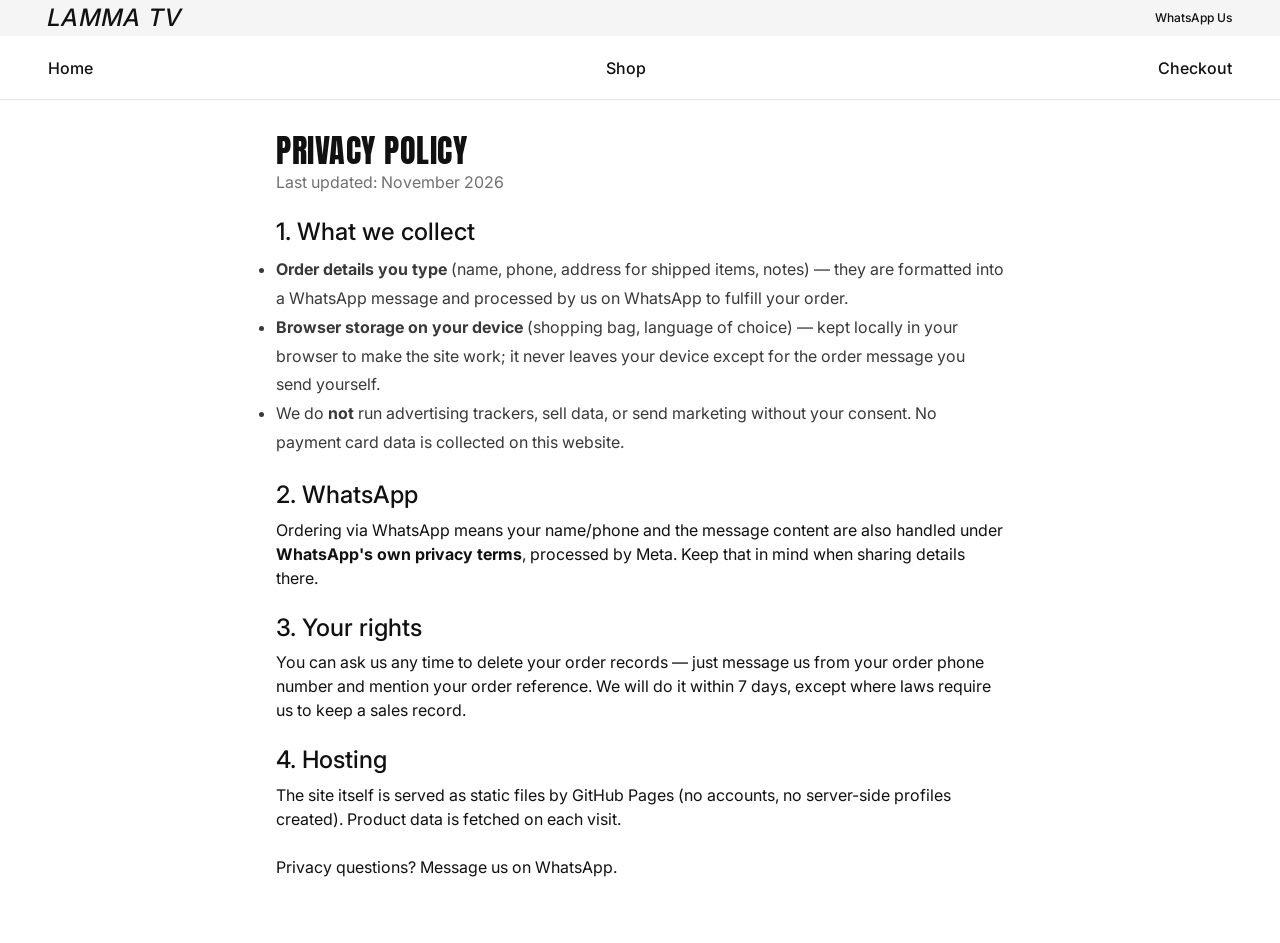
<file: privacy.html>
<!DOCTYPE html>
<html lang="en">
<head>
<meta charset="UTF-8">
<meta name="viewport" content="width=device-width, initial-scale=1.0">
<title>Privacy Policy — LAMMA TV</title>
<link href="https://fonts.googleapis.com/css2?family=Anton&family=Inter:wght@400;500;700&display=swap" rel="stylesheet">
<link rel="stylesheet" href="styles.css">
<link rel="icon" href="data:image/svg+xml,<svg xmlns='http://www.w3.org/2000/svg' viewBox='0 0 100 100'><rect width='100' height='100' fill='%23111111'/><text x='50' y='68' font-size='52' text-anchor='middle' fill='white' font-family='sans-serif' font-weight='bold'>L</text></svg>">
</head>
<body>
<div class="utility-bar"><div class="container">
  <a class="logo" href="index.html" style="font-family:var(--font-ui)"><b>LAMMA TV</b></a>
  <div class="utility-links"><a data-wa href="https://wa.me/21658877141" target="_blank" rel="noopener">WhatsApp Us</a></div>
</div></div>
<nav class="primary-nav"><div class="container" style="display:flex;align-items:center;gap:16px;font-weight:500">
  <a href="index.html">Home</a><a href="shop.html">Shop</a><a href="checkout.html">Checkout</a>
</div></nav>

<main class="container" style="padding:32px 16px 64px;max-width:760px">
  <h1 class="heading-xl">Privacy Policy</h1>
  <p style="color:var(--mute)">Last updated: November 2026</p>

  <h3 class="heading-lg" style="margin:24px 0 8px">1. What we collect</h3>
  <ul style="line-height:1.8;color:var(--charcoal)">
    <li><b>Order details you type</b> (name, phone, address for shipped items, notes) — they are formatted into a WhatsApp message and processed by us on WhatsApp to fulfill your order.</li>
    <li><b>Browser storage on your device</b> (shopping bag, language of choice) — kept locally in your browser to make the site work; it never leaves your device except for the order message you send yourself.</li>
    <li>We do <b>not</b> run advertising trackers, sell data, or send marketing without your consent. No payment card data is collected on this website.</li>
  </ul>

  <h3 class="heading-lg" style="margin:24px 0 8px">2. WhatsApp</h3>
  <p>Ordering via WhatsApp means your name/phone and the message content are also handled under <b>WhatsApp's own privacy terms</b>, processed by Meta. Keep that in mind when sharing details there.</p>

  <h3 class="heading-lg" style="margin:24px 0 8px">3. Your rights</h3>
  <p>You can ask us any time to delete your order records — just message us from your order phone number and mention your order reference. We will do it within 7 days, except where laws require us to keep a sales record.</p>

  <h3 class="heading-lg" style="margin:24px 0 8px">4. Hosting</h3>
  <p>The site itself is served as static files by GitHub Pages (no accounts, no server-side profiles created). Product data is fetched on each visit.</p>
  <p style="margin-top:24px">Privacy questions? <a data-wa href="https://wa.me/21658877141" target="_blank" rel="noopener">Message us on WhatsApp</a>.</p>
</main>
<script src="data.js"></script><script src="common.js"></script><script src="legal_boot.js"></script>
</body>
</html>
</file>
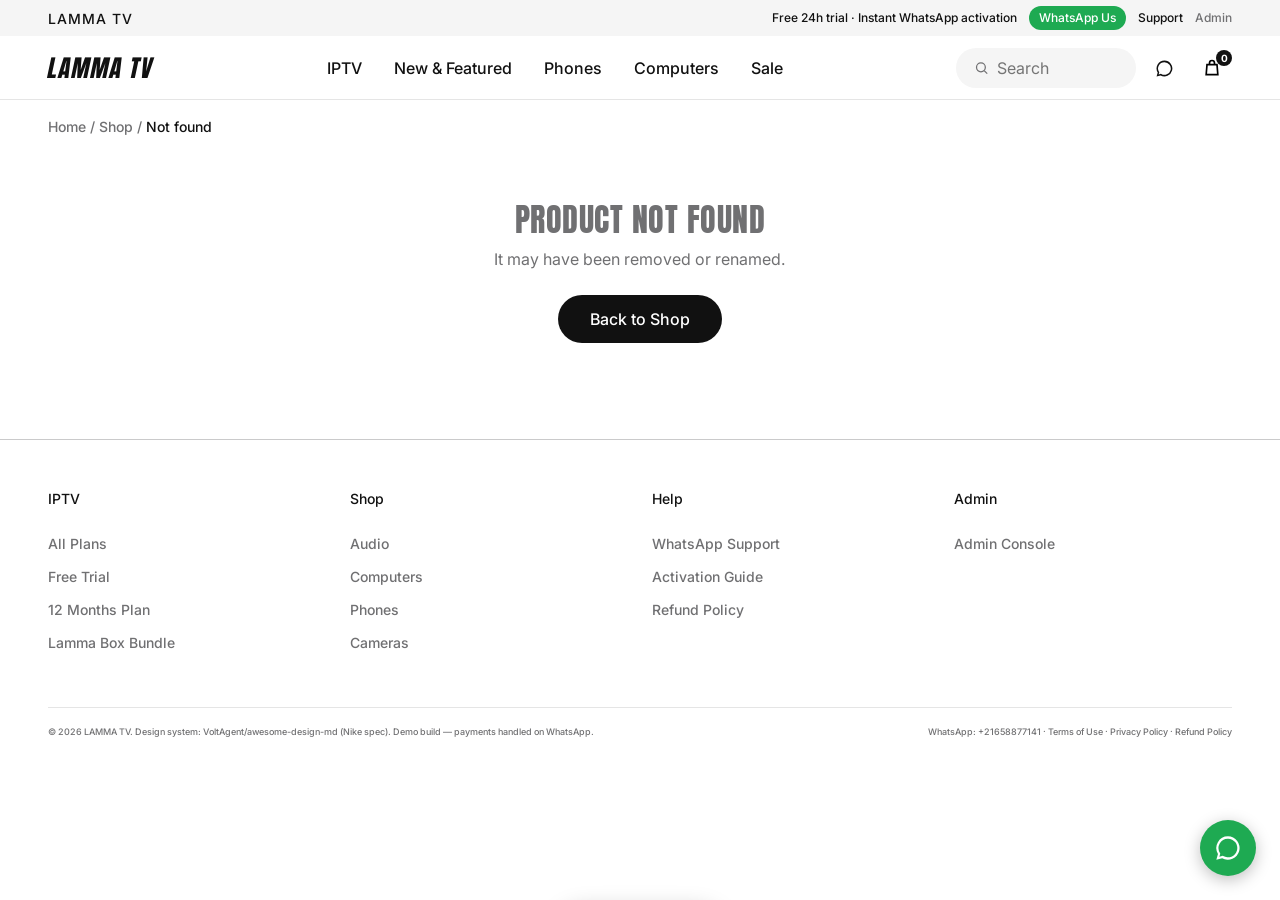
<file: product.html>
<!DOCTYPE html>
<html lang="en">
<head>
<meta charset="UTF-8">
<meta name="viewport" content="width=device-width, initial-scale=1.0">
<title>Product — LAMMA TV</title>
<meta name="description" content="Product details — LAMMA TV: IPTV subscriptions and electronics.">
<link rel="preconnect" href="https://fonts.googleapis.com">
<link href="https://fonts.googleapis.com/css2?family=Anton&family=Inter:wght@400;500;700&display=swap" rel="stylesheet">
<link rel="stylesheet" href="styles.css">
<link rel="icon" href="data:image/svg+xml,<svg xmlns='http://www.w3.org/2000/svg' viewBox='0 0 100 100'><rect width='100' height='100' fill='%23111111'/><text x='50' y='68' font-size='52' text-anchor='middle' fill='white' font-family='sans-serif' font-weight='bold'>L</text></svg>">
</head>
<body>

<svg width="0" height="0" style="position:absolute" aria-hidden="true" id="sprite"></svg>

<!-- ============ UTILITY BAR ============ -->
<div class="utility-bar">
  <div class="container">
    <div class="logo" style="font-size:14px;font-family:var(--font-ui);font-weight:500">LAMMA TV</div>
    <div class="utility-links">
      <span>Free 24h trial · Instant WhatsApp activation</span>
      <a href="https://wa.me/21658877141" target="_blank" rel="noopener" class="admin-flag" style="background:#1eaa52" data-wa>WhatsApp Us</a>
      <a href="index.html#faq">Support</a><a href="admin.html" style="color:var(--mute)">Admin</a>
    </div>
  </div>
</div>

<!-- ============ PRIMARY NAV ============ -->
<nav class="primary-nav"><div class="container" id="navContainer"></div></nav>

<main>
  <div class="container">
    <div class="breadcrumb" id="crumb"><a href="index.html">Home</a> / <a href="shop.html" id="crumbCat">Shop</a> / <span style="color:var(--ink)" id="crumbName"></span></div>
    <div class="pdp-layout" id="pdp" style="margin-bottom:48px"></div>
    <section id="relatedSection" style="padding:0 0 48px;display:none">
      <div class="section-header"><h2 class="heading-xl">You Might Also Like</h2></div>
      <div class="product-grid" id="relatedGrid"></div>
    </section>
  </div>
</main>

<div id="siteFooter"></div>

<a class="wa-float" href="https://wa.me/21658877141" target="_blank" rel="noopener" aria-label="Chat on WhatsApp" data-wa>
  <svg width="28" height="28" viewBox="0 0 24 24" fill="currentColor"><path d="M12 2a10 10 0 0 0-8.6 15.1L2 22l5-1.3A10 10 0 1 0 12 2zm0 2a8 8 0 1 1-4.1 14.9l-.4-.2-2.9.8.8-2.7-.2-.4A8 8 0 0 1 12 4z"/></svg>
</a>

<div class="drawer-backdrop" id="drawerBackdrop"></div>
<aside class="cart-drawer" id="cartDrawer">
  <div class="cart-head">
    <span>Bag <small id="cartHeadCount" style="color:var(--mute)"></small></span>
    <button class="icon-btn" id="cartClose" style="background:var(--soft-cloud)">✕</button>
  </div>
  <div class="cart-items" id="cartItems"></div>
  <div class="cart-foot">
    <div class="cart-line"><span>Subtotal</span><span id="cartSubtotal">–</span></div>
    <button class="btn-primary" style="width:100%;margin-top:8px;background:#1eaa52" id="checkoutBtn">Order via WhatsApp</button>
  </div>
</aside>

<div class="toast" id="toast">Added to Bag</div>

<script src="data.js"></script>
<script src="sprite.js"></script>
<script src="common.js"></script>
<script src="product.js"></script>
</body>
</html>
</file>
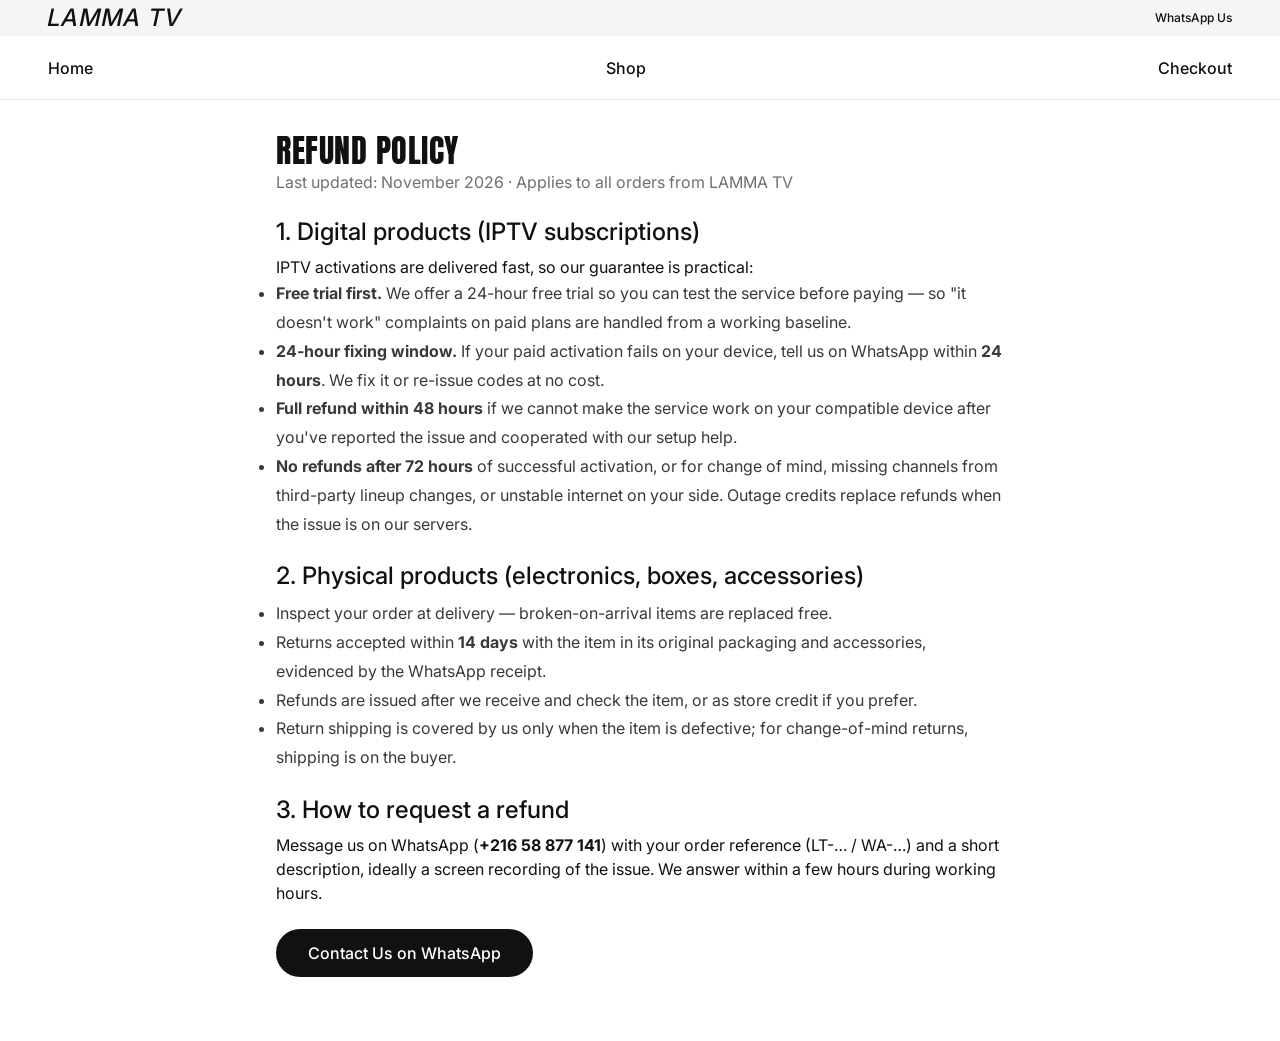
<file: refund.html>
<!DOCTYPE html>
<html lang="en">
<head>
<meta charset="UTF-8">
<meta name="viewport" content="width=device-width, initial-scale=1.0">
<title>Refund Policy — LAMMA TV</title>
<link href="https://fonts.googleapis.com/css2?family=Anton&family=Inter:wght@400;500;700&display=swap" rel="stylesheet">
<link rel="stylesheet" href="styles.css">
<link rel="icon" href="data:image/svg+xml,<svg xmlns='http://www.w3.org/2000/svg' viewBox='0 0 100 100'><rect width='100' height='100' fill='%23111111'/><text x='50' y='68' font-size='52' text-anchor='middle' fill='white' font-family='sans-serif' font-weight='bold'>L</text></svg>">
</head>
<body>
<div class="utility-bar"><div class="container">
  <a class="logo" href="index.html" style="font-family:var(--font-ui)"><b>LAMMA TV</b></a>
  <div class="utility-links"><a data-wa href="https://wa.me/21658877141" target="_blank" rel="noopener">WhatsApp Us</a></div>
</div></div>
<nav class="primary-nav"><div class="container" id="navSimple" style="display:flex;align-items:center;gap:16px;font-weight:500">
  <a href="index.html">Home</a><a href="shop.html">Shop</a><a href="checkout.html">Checkout</a>
</div></nav>

<main class="container" style="padding:32px 16px 64px;max-width:760px">
  <h1 class="heading-xl">Refund Policy</h1>
  <p style="color:var(--mute)">Last updated: November 2026 · Applies to all orders from LAMMA TV</p>

  <h3 class="heading-lg" style="margin:24px 0 8px">1. Digital products (IPTV subscriptions)</h3>
  <p>IPTV activations are delivered fast, so our guarantee is practical:</p>
  <ul style="line-height:1.8;color:var(--charcoal)">
    <li><b>Free trial first.</b> We offer a 24-hour free trial so you can test the service before paying — so "it doesn't work" complaints on paid plans are handled from a working baseline.</li>
    <li><b>24-hour fixing window.</b> If your paid activation fails on your device, tell us on WhatsApp within <b>24 hours</b>. We fix it or re-issue codes at no cost.</li>
    <li><b>Full refund within 48 hours</b> if we cannot make the service work on your compatible device after you've reported the issue and cooperated with our setup help.</li>
    <li><b>No refunds after 72 hours</b> of successful activation, or for change of mind, missing channels from third-party lineup changes, or unstable internet on your side. Outage credits replace refunds when the issue is on our servers.</li>
  </ul>

  <h3 class="heading-lg" style="margin:24px 0 8px">2. Physical products (electronics, boxes, accessories)</h3>
  <ul style="line-height:1.8;color:var(--charcoal)">
    <li>Inspect your order at delivery — broken-on-arrival items are replaced free.</li>
    <li>Returns accepted within <b>14 days</b> with the item in its original packaging and accessories, evidenced by the WhatsApp receipt.</li>
    <li>Refunds are issued after we receive and check the item, or as store credit if you prefer.</li>
    <li>Return shipping is covered by us only when the item is defective; for change-of-mind returns, shipping is on the buyer.</li>
  </ul>

  <h3 class="heading-lg" style="margin:24px 0 8px">3. How to request a refund</h3>
  <p>Message us on WhatsApp (<b>+216 58 877 141</b>) with your order reference (LT-… / WA-…) and a short description, ideally a screen recording of the issue. We answer within a few hours during working hours.</p>
  <p style="margin-top:24px"><a class="btn-primary" data-wa href="https://wa.me/21658877141" target="_blank" rel="noopener">Contact Us on WhatsApp</a></p>
</main>
<script src="data.js"></script><script src="common.js"></script><script src="legal_boot.js"></script>
</body>
</html>
</file>
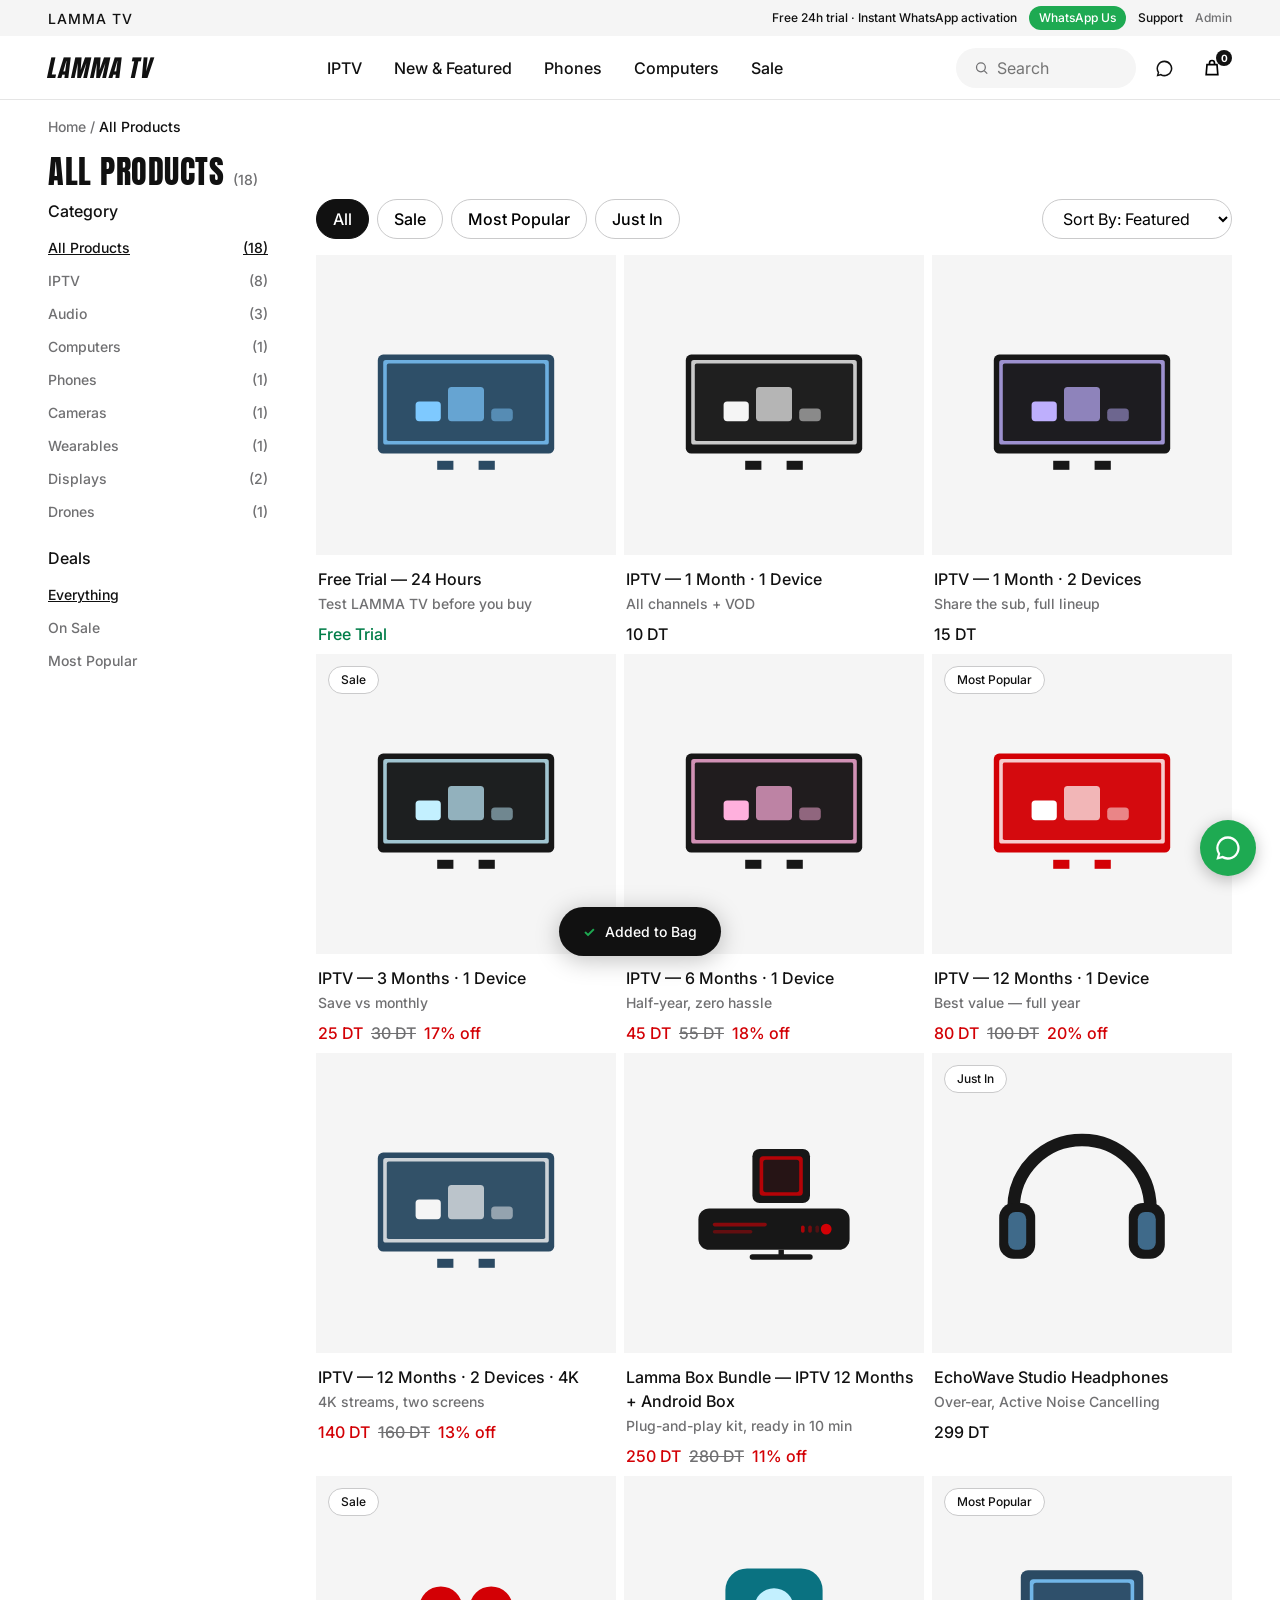
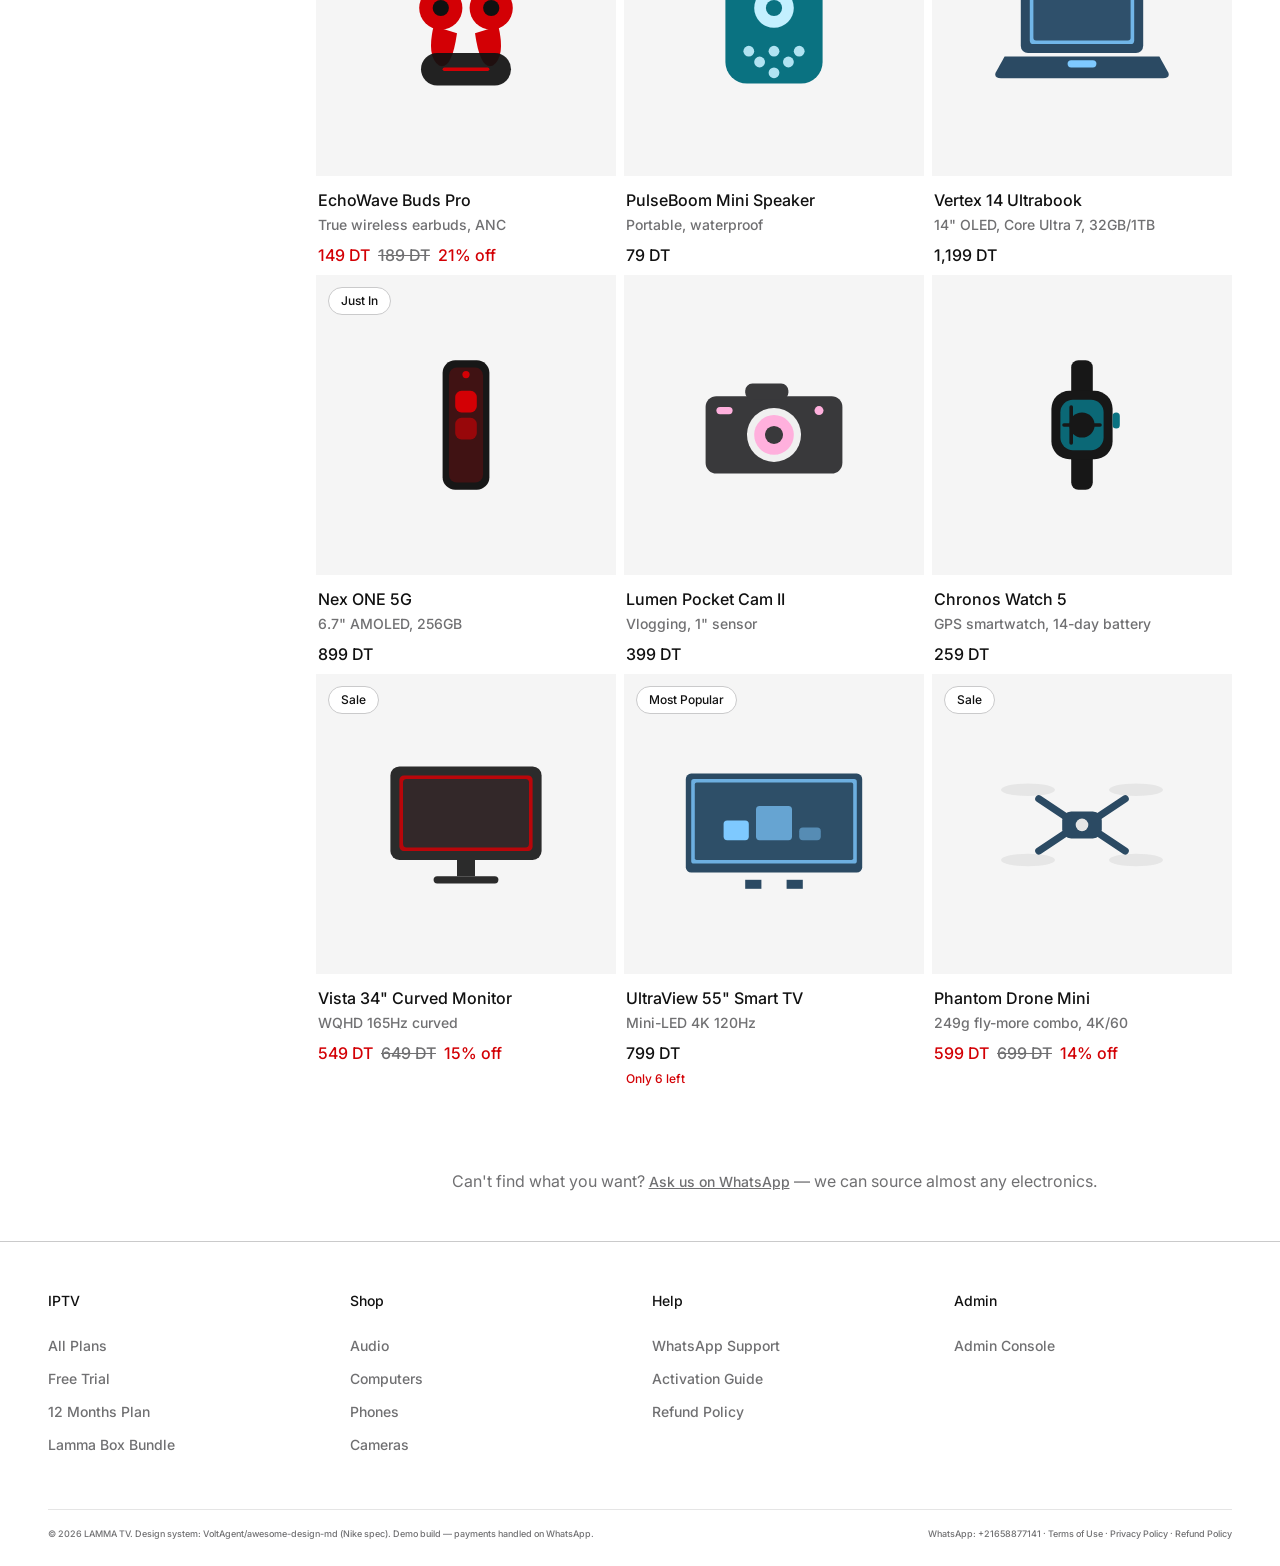
<file: shop.html>
<!DOCTYPE html>
<html lang="en">
<head>
<meta charset="UTF-8">
<meta name="viewport" content="width=device-width, initial-scale=1.0">
<title>Shop — LAMMA TV</title>
<link rel="preconnect" href="https://fonts.googleapis.com">
<link href="https://fonts.googleapis.com/css2?family=Anton&family=Inter:wght@400;500;700&display=swap" rel="stylesheet">
<link rel="stylesheet" href="styles.css">
<link rel="icon" href="data:image/svg+xml,<svg xmlns='http://www.w3.org/2000/svg' viewBox='0 0 100 100'><rect width='100' height='100' fill='%23111111'/><text x='50' y='68' font-size='52' text-anchor='middle' fill='white' font-family='sans-serif' font-weight='bold'>L</text></svg>">
</head>
<body>

<!-- Art symbols: loaded identically to index.html via a shared sprite file is cleaner,
     but for zero-dependency loading each page includes the sprite. -->
<svg width="0" height="0" style="position:absolute" aria-hidden="true" id="sprite"></svg>

<!-- ============ UTILITY BAR ============ -->
<div class="utility-bar">
  <div class="container">
    <div class="logo" style="font-size:14px;font-family:var(--font-ui);font-weight:500">LAMMA TV</div>
    <div class="utility-links">
      <span>Free 24h trial · Instant WhatsApp activation</span>
      <a href="https://wa.me/21658877141" target="_blank" rel="noopener" class="admin-flag" style="background:#1eaa52" data-wa>WhatsApp Us</a>
      <a href="#">Support</a><a href="admin.html" style="color:var(--mute)">Admin</a>
    </div>
  </div>
</div>

<!-- ============ PRIMARY NAV ============ -->
<nav class="primary-nav"><div class="container" id="navContainer"></div></nav>

<main>
  <div class="container">
    <div class="breadcrumb"><a href="index.html">Home</a> / <span style="color:var(--ink)" id="crumb">All Products</span></div>
    <div class="section-header" style="margin-bottom:8px">
      <h2 class="heading-xl" id="catTitle">All Products</h2>
    </div>
  </div>
  <div class="container catalog-layout">
    <aside class="filter-sidebar" id="sidebar"></aside>
    <div>
      <div class="sort-row">
        <div class="chip-row" style="margin:0" id="chips"></div>
        <select id="sortSelect">
          <option value="featured">Sort By: Featured</option>
          <option value="price-asc">Price: Low to High</option>
          <option value="price-desc">Price: High to Low</option>
          <option value="name">Name: A-Z</option>
        </select>
      </div>
      <div class="product-grid" id="grid"></div>
      <div id="emptyState" class="cart-empty" style="display:none">No products match those filters.</div>
      <div id="waHint" class="cart-empty" style="margin-top:32px">Can't find what you want? <a class="link-md" style="font-size:14px" data-wa target="_blank" rel="noopener" href="https://wa.me/21658877141">Ask us on WhatsApp</a> — we can source almost any electronics.</div>
    </div>
  </div>
</main>

<div id="siteFooter"></div>

<a class="wa-float" href="https://wa.me/21658877141" target="_blank" rel="noopener" aria-label="Chat on WhatsApp" data-wa>
  <svg width="28" height="28" viewBox="0 0 24 24" fill="currentColor"><path d="M12 2a10 10 0 0 0-8.6 15.1L2 22l5-1.3A10 10 0 1 0 12 2zm0 2a8 8 0 1 1-4.1 14.9l-.4-.2-2.9.8.8-2.7-.2-.4A8 8 0 0 1 12 4z"/></svg>
</a>

<div class="drawer-backdrop" id="drawerBackdrop"></div>
<aside class="cart-drawer" id="cartDrawer">
  <div class="cart-head">
    <span>Bag <small id="cartHeadCount" style="color:var(--mute)"></small></span>
    <button class="icon-btn" id="cartClose" style="background:var(--soft-cloud)">✕</button>
  </div>
  <div class="cart-items" id="cartItems"></div>
  <div class="cart-foot">
    <div class="cart-line"><span>Subtotal</span><span id="cartSubtotal">–</span></div>
    <button class="btn-primary" style="width:100%;margin-top:8px;background:#1eaa52" id="checkoutBtn">Order via WhatsApp</button>
  </div>
</aside>

<div class="toast" id="toast">Added to Bag</div>

<script src="data.js"></script>
<script src="sprite.js"></script>
<script src="common.js"></script>
<script src="shop.js"></script>
</body>
</html>
</file>
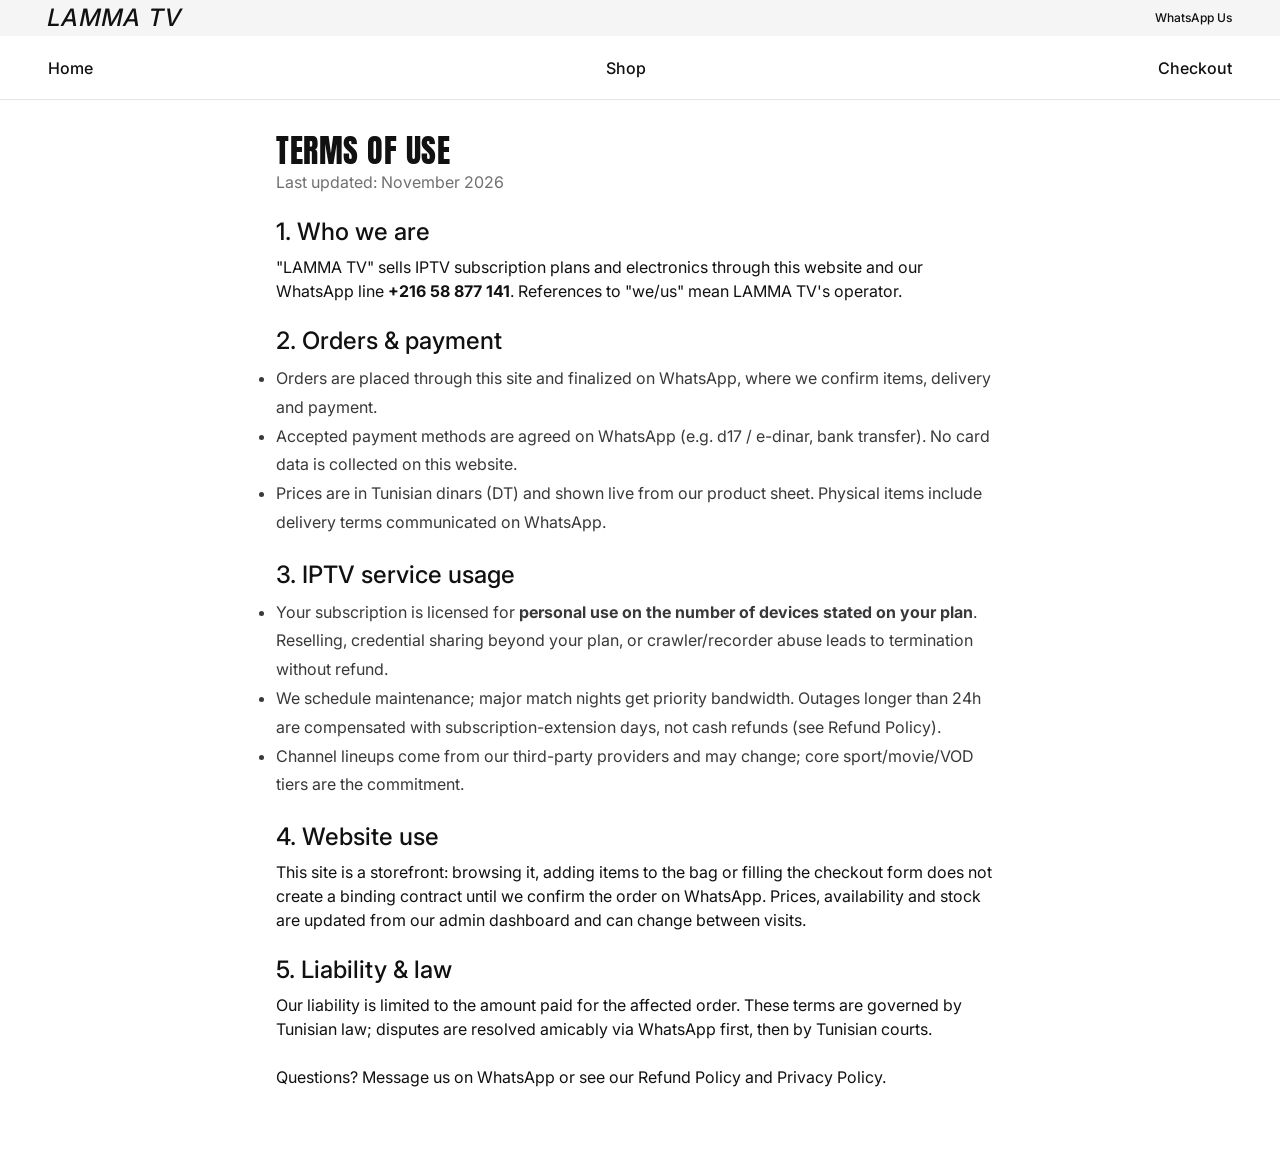
<file: terms.html>
<!DOCTYPE html>
<html lang="en">
<head>
<meta charset="UTF-8">
<meta name="viewport" content="width=device-width, initial-scale=1.0">
<title>Terms of Use — LAMMA TV</title>
<link href="https://fonts.googleapis.com/css2?family=Anton&family=Inter:wght@400;500;700&display=swap" rel="stylesheet">
<link rel="stylesheet" href="styles.css">
<link rel="icon" href="data:image/svg+xml,<svg xmlns='http://www.w3.org/2000/svg' viewBox='0 0 100 100'><rect width='100' height='100' fill='%23111111'/><text x='50' y='68' font-size='52' text-anchor='middle' fill='white' font-family='sans-serif' font-weight='bold'>L</text></svg>">
</head>
<body>
<div class="utility-bar"><div class="container">
  <a class="logo" href="index.html" style="font-family:var(--font-ui)"><b>LAMMA TV</b></a>
  <div class="utility-links"><a data-wa href="https://wa.me/21658877141" target="_blank" rel="noopener">WhatsApp Us</a></div>
</div></div>
<nav class="primary-nav"><div class="container" style="display:flex;align-items:center;gap:16px;font-weight:500">
  <a href="index.html">Home</a><a href="shop.html">Shop</a><a href="checkout.html">Checkout</a>
</div></nav>

<main class="container" style="padding:32px 16px 64px;max-width:760px">
  <h1 class="heading-xl">Terms of Use</h1>
  <p style="color:var(--mute)">Last updated: November 2026</p>

  <h3 class="heading-lg" style="margin:24px 0 8px">1. Who we are</h3>
  <p>"LAMMA TV" sells IPTV subscription plans and electronics through this website and our WhatsApp line <b>+216 58 877 141</b>. References to "we/us" mean LAMMA TV's operator.</p>

  <h3 class="heading-lg" style="margin:24px 0 8px">2. Orders &amp; payment</h3>
  <ul style="line-height:1.8;color:var(--charcoal)">
    <li>Orders are placed through this site and finalized on WhatsApp, where we confirm items, delivery and payment.</li>
    <li>Accepted payment methods are agreed on WhatsApp (e.g. d17 / e-dinar, bank transfer). No card data is collected on this website.</li>
    <li>Prices are in Tunisian dinars (DT) and shown live from our product sheet. Physical items include delivery terms communicated on WhatsApp.</li>
  </ul>

  <h3 class="heading-lg" style="margin:24px 0 8px">3. IPTV service usage</h3>
  <ul style="line-height:1.8;color:var(--charcoal)">
    <li>Your subscription is licensed for <b>personal use on the number of devices stated on your plan</b>. Reselling, credential sharing beyond your plan, or crawler/recorder abuse leads to termination without refund.</li>
    <li>We schedule maintenance; major match nights get priority bandwidth. Outages longer than 24h are compensated with subscription-extension days, not cash refunds (see Refund Policy).</li>
    <li>Channel lineups come from our third-party providers and may change; core sport/movie/VOD tiers are the commitment.</li>
  </ul>

  <h3 class="heading-lg" style="margin:24px 0 8px">4. Website use</h3>
  <p>This site is a storefront: browsing it, adding items to the bag or filling the checkout form does not create a binding contract until we confirm the order on WhatsApp. Prices, availability and stock are updated from our admin dashboard and can change between visits.</p>

  <h3 class="heading-lg" style="margin:24px 0 8px">5. Liability &amp; law</h3>
  <p>Our liability is limited to the amount paid for the affected order. These terms are governed by Tunisian law; disputes are resolved amicably via WhatsApp first, then by Tunisian courts.</p>
  <p style="margin-top:24px">Questions? <a data-wa href="https://wa.me/21658877141" target="_blank" rel="noopener">Message us on WhatsApp</a> or see our <a href="refund.html">Refund Policy</a> and <a href="privacy.html">Privacy Policy</a>.</p>
</main>
<script src="data.js"></script><script src="common.js"></script><script src="legal_boot.js"></script>
</body>
</html>
</file>
<file: styles.css>
/* ============ DESIGN TOKENS — VoltAgent/awesome-design-md nike.md ============ */
:root{
  --ink:#111111; --canvas:#ffffff; --soft-cloud:#f5f5f5;
  --charcoal:#39393b; --mute:#707072; --stone:#9e9ea0;
  --hairline:#cacacb; --hairline-soft:#e5e5e5;
  --sale:#d30005; --success:#007d48; --success-bright:#1eaa52;
  --r-none:0px; --r-sm:18px; --r-md:24px; --r-lg:30px; --r-full:9999px;
  --s-sm:8px; --s-md:12px; --s-lg:18px; --s-xl:24px; --s-section:48px;
  --font-ui:'Inter',Helvetica,Arial,sans-serif;
  --font-display:'Anton','Nike Futura ND',sans-serif;
}
*{box-sizing:border-box;margin:0;padding:0}
html{scroll-behavior:smooth}
body{font-family:var(--font-ui);color:var(--ink);background:var(--canvas);font-size:16px;line-height:1.5}
button{font-family:inherit;cursor:pointer;border:none;background:none;font-size:16px}
a{color:inherit;text-decoration:none}
input,select,textarea{font-family:inherit;font-size:16px}
.container{max-width:1440px;margin:0 auto;padding:0 48px}
@media(max-width:960px){.container{padding:0 24px}}

/* ============ BUTTONS ============ */
.btn-primary{background:var(--ink);color:var(--canvas);font-weight:500;font-size:16px;height:48px;padding:0 32px;border-radius:var(--r-full);display:inline-flex;align-items:center;justify-content:center;transition:transform .12s,opacity .12s;gap:8px}
.btn-primary:active{transform:scale(.92);opacity:.6}
.btn-primary:disabled{background:var(--stone);cursor:not-allowed}
.btn-secondary{background:var(--soft-cloud);color:var(--ink);font-weight:500;font-size:16px;height:48px;padding:0 32px;border-radius:var(--r-full);display:inline-flex;align-items:center;justify-content:center;transition:transform .12s}
.btn-secondary:active{transform:scale(.92)}
.btn-danger{background:transparent;color:var(--sale);font-weight:500;font-size:14px;height:40px;padding:0 16px;border-radius:var(--r-full);border:1px solid var(--hairline)}
.btn-danger:hover{background:var(--sale);color:var(--canvas);border-color:var(--sale)}
.btn-sm{height:40px;padding:0 16px;font-size:14px}

/* ============ UTILITY BAR ============ */
.utility-bar{background:var(--soft-cloud);height:36px;display:flex;align-items:center;font-weight:500;font-size:12px}
.utility-bar .container{display:flex;justify-content:space-between;width:100%}
.utility-links{display:flex;gap:12px;align-items:center}
.utility-links a:hover{color:var(--mute)}
.admin-flag{color:var(--canvas);background:var(--ink);border-radius:var(--r-full);padding:3px 10px}
@media(max-width:640px){.utility-links span{display:none}}

/* ============ PRIMARY NAV ============ */
.primary-nav{background:var(--canvas);height:64px;position:sticky;top:0;z-index:50;box-shadow:inset 0 -1px 0 var(--hairline-soft)}
.primary-nav .container{display:flex;align-items:center;justify-content:space-between;height:100%;gap:16px}
.logo{font-family:var(--font-display);font-size:24px;letter-spacing:1px;display:flex;align-items:center}
.logo b{transform:skewX(-12deg);font-weight:500}
.nav-links{display:flex;gap:8px;font-weight:500;height:100%}
.nav-links a{display:flex;align-items:center;padding:0 12px;height:100%;position:relative}
.nav-links a:hover{color:var(--mute)}
.nav-links a.active::after{content:'';position:absolute;bottom:0;left:0;right:0;height:2px;background:var(--ink)}
.nav-right{display:flex;align-items:center;gap:8px}
.search-pill{background:var(--soft-cloud);height:40px;border-radius:var(--r-md);padding:8px 16px;display:flex;align-items:center;gap:8px;width:180px;color:var(--mute);border:2px solid transparent}
.search-pill:focus-within{background:var(--canvas);border-color:var(--ink);box-shadow:0 0 0 12px var(--soft-cloud);color:var(--ink)}
.search-pill input{border:none;outline:none;background:transparent;width:100%;color:var(--ink)}
.icon-btn{width:40px;height:40px;border-radius:var(--r-full);display:flex;align-items:center;justify-content:center;position:relative}
.icon-btn:hover{background:var(--soft-cloud)}
.bag-count{position:absolute;top:2px;right:0;background:var(--ink);color:var(--canvas);font-size:10px;font-weight:700;min-width:16px;height:16px;border-radius:var(--r-full);display:flex;align-items:center;justify-content:center;padding:0 4px}
@media(max-width:960px){.nav-links{display:none}.search-pill{width:120px}}
@media(max-width:640px){.search-pill{width:40px;height:40px;border-radius:var(--r-full);padding:0;justify-content:center}.search-pill input{display:none}}

/* ============ HERO ============ */
.hero{background:var(--ink);color:var(--canvas);position:relative;overflow:hidden;display:flex}
.hero-scene{position:absolute;inset:0;background:
  radial-gradient(ellipse 60% 80% at 75% 20%,rgba(255,255,255,.10),transparent 60%),
  radial-gradient(ellipse 50% 60% at 15% 90%,rgba(255,255,255,.06),transparent 60%),
  repeating-linear-gradient(115deg,transparent 0 140px,rgba(255,255,255,.045) 140px 142px),var(--ink)}
.hero-art{position:absolute;right:0;top:16%;height:68%;opacity:.95;filter:drop-shadow(0 20px 40px rgba(0,0,0,.4))}
.hero-content{position:relative;display:flex;flex-direction:column;justify-content:center;padding:80px 0 120px}
.eyebrow{font-weight:500;margin-bottom:12px}
.campaign-display{font-family:var(--font-display);font-size:84px;line-height:.9;text-transform:uppercase;font-weight:500;max-width:12ch;position:relative;z-index:2}
.campaign-display .outline{color:transparent;-webkit-text-stroke:2px var(--canvas)}
.hero-cta{position:absolute;bottom:48px;left:0}
@media(max-width:960px){.campaign-display{font-size:60px}.hero-art{opacity:.35}}

/* ============ SECTIONS / TYPO ============ */
section{padding:var(--s-section) 0}
.section-header{display:flex;align-items:flex-end;justify-content:space-between;flex-wrap:wrap;gap:12px;margin-bottom:24px}
.heading-xl{font-family:var(--font-display);font-size:32px;line-height:1.2;text-transform:uppercase;font-weight:500;letter-spacing:.5px}
.heading-lg{font-size:24px;font-weight:500;line-height:1.2}
.link-md{font-weight:500;font-size:16px;text-decoration:underline;display:inline-flex;align-items:center;gap:6px}
.link-md:hover{color:var(--mute)}
.bg-cloud{background:var(--soft-cloud)}

/* ============ CHIPS ============ */
.chip-row{display:flex;gap:8px;flex-wrap:wrap;margin-bottom:24px}
.filter-chip{background:var(--canvas);font-weight:500;height:40px;padding:0 16px;border-radius:var(--r-full);border:1px solid var(--hairline);transition:transform .1s}
.filter-chip.active{background:var(--ink);color:var(--canvas);border-color:var(--ink)}

/* ============ PRODUCT GRID ============ */
.catalog-layout{display:grid;grid-template-columns:220px 1fr;gap:48px}
@media(max-width:1023px){.catalog-layout{grid-template-columns:1fr}}
.filter-sidebar h4{font-weight:500;margin:18px 0 8px}
.filter-sidebar h4:first-child{margin-top:0}
.filter-sidebar a{display:flex;justify-content:space-between;font-size:14px;font-weight:500;padding:6px 0;color:var(--mute)}
.filter-sidebar a.active{color:var(--ink);text-decoration:underline}
.sort-row{display:flex;justify-content:space-between;align-items:center;margin-bottom:16px}
.sort-row select{height:40px;border:1px solid var(--hairline);border-radius:var(--r-full);padding:0 16px;background:var(--canvas)}
.product-grid{display:grid;grid-template-columns:repeat(3,1fr);gap:8px}
@media(max-width:599px){.product-grid{grid-template-columns:1fr}}
@media(min-width:600px) and (max-width:1023px){.product-grid{grid-template-columns:repeat(2,1fr)}}
.product-card{cursor:pointer;background:var(--canvas)}
.product-card-image{background:var(--soft-cloud);aspect-ratio:1/1;position:relative;display:flex;align-items:center;justify-content:center;overflow:hidden}
.product-card-image svg{width:72%;height:auto;transition:transform .25s}
.product-card:hover .product-card-image svg{transform:scale(1.06) rotate(-2deg)}
.card-add{position:absolute;right:12px;bottom:12px;width:40px;height:40px;border-radius:var(--r-full);background:var(--ink);color:var(--canvas);font-size:20px;font-weight:500;display:flex;align-items:center;justify-content:center;opacity:0;transform:translateY(6px);transition:opacity .2s,transform .2s;z-index:2}
.product-card:hover .card-add,.product-card:focus-within .card-add{opacity:1;transform:translateY(0)}
.card-add:hover{background:#2f2f2f}
@media (hover:none){.card-add{opacity:1;transform:none}}
.modal-actions{display:flex;gap:8px}
.badge-promo{position:absolute;top:12px;left:12px;background:var(--canvas);border:1px solid var(--hairline);font-size:12px;font-weight:500;border-radius:var(--r-full);padding:4px 12px;z-index:2}
.card-meta{padding:12px 2px 0}
.product-name{font-weight:500;font-size:16px}
.product-sub{font-size:14px;font-weight:500;color:var(--mute);margin:2px 0 8px}
.price-row{font-weight:500;font-size:16px;display:flex;gap:8px;align-items:baseline;flex-wrap:wrap}
.price-sale{color:var(--sale)}
.price-free{color:var(--success);font-weight:500}
.wa-float{position:fixed;bottom:24px;right:24px;width:56px;height:56px;border-radius:var(--r-full);background:#1eaa52;color:var(--canvas);display:flex;align-items:center;justify-content:center;z-index:80;box-shadow:0 4px 16px rgba(0,0,0,.25);transition:transform .15s}
.wa-float:hover{transform:scale(1.08)}
.price-strike{text-decoration:line-through;color:var(--mute)}
.pct-off{color:var(--sale)}
.stock-low{font-size:12px;font-weight:500;color:var(--sale)}
.stock-ok{font-size:12px;font-weight:500;color:var(--success)}
.out-of-stock{font-weight:500;color:var(--mute)}

/* ============ PDP ============ */
.pdp-layout{display:grid;grid-template-columns:1.1fr .9fr;gap:48px}
@media(max-width:900px){.pdp-layout{grid-template-columns:1fr}}
.pdp-stage{background:var(--soft-cloud);display:flex;align-items:center;justify-content:center;min-height:480px}
.pdp-stage svg{width:70%}
.pdp-price{font-size:24px;font-weight:500;margin:16px 0;flex-wrap:wrap}
.pdp-swatch-row{display:flex;gap:12px;margin:16px 0 24px}
.pdp-swatch{width:36px;height:36px;border-radius:var(--r-full);cursor:pointer;box-shadow:0 0 0 1px var(--hairline)}
.pdp-swatch.selected{box-shadow:0 0 0 2px var(--canvas),0 0 0 4px var(--ink)}
.size-grid{display:grid;grid-template-columns:repeat(5,1fr);gap:8px;margin:12px 0 24px}
.size-pill{border:1px solid var(--hairline);border-radius:var(--r-full);height:40px;font-weight:500;font-size:14px}
.size-pill.selected{background:var(--ink);color:var(--canvas);border-color:var(--ink)}
.size-pill:disabled{color:var(--stone);border-color:var(--hairline-soft);text-decoration:line-through;cursor:not-allowed}
.modal-actions{display:flex;gap:8px;flex-wrap:wrap}
.disclosure{border-bottom:1px solid var(--hairline)}
.disclosure-head{width:100%;display:flex;justify-content:space-between;align-items:center;padding:24px 0;font-weight:500;text-align:left}
.disclosure-head .chev{transition:transform .2s}
.disclosure.open .chev{transform:rotate(180deg)}
.disclosure-body{max-height:0;overflow:hidden;transition:max-height .25s ease}
.disclosure-body p{color:var(--mute);padding-bottom:24px;max-width:70ch}
.breadcrumb{font-size:14px;font-weight:500;color:var(--mute);padding:16px 0}
.breadcrumb a:hover{color:var(--ink)}
.qty-row{display:flex;align-items:center;gap:16px;margin-bottom:24px}
.qty-stepper{display:flex;align-items:center;border:1px solid var(--hairline);border-radius:var(--r-full);height:48px}
.qty-stepper button{width:44px;height:100%;font-size:18px;font-weight:500}
.qty-stepper span{min-width:32px;text-align:center;font-weight:500}

/* ============ CART DRAWER ============ */
.drawer-backdrop{position:fixed;inset:0;background:rgba(17,17,17,.5);z-index:90;display:none}
.drawer-backdrop.open{display:block}
.cart-drawer{position:fixed;top:0;right:-440px;width:440px;max-width:100vw;height:100vh;background:var(--canvas);z-index:95;transition:right .3s ease;display:flex;flex-direction:column;box-shadow:inset 1px 0 0 var(--hairline-soft)}
.cart-drawer.open{right:0}
.cart-head{display:flex;justify-content:space-between;align-items:center;padding:24px;border-bottom:1px solid var(--hairline-soft);font-weight:500;font-size:18px}
.cart-items{flex:1;overflow-y:auto;padding:24px}
.cart-item{display:grid;grid-template-columns:80px 1fr auto;gap:12px;padding:12px 0;border-bottom:1px solid var(--hairline-soft)}
.cart-thumb{background:var(--soft-cloud);aspect-ratio:1/1;display:flex;align-items:center;justify-content:center}
.cart-thumb svg{width:78%}
.cart-item-name{font-weight:500;font-size:14px}
.cart-item-sub{font-size:12px;color:var(--mute)}
.cart-item .qty-stepper{height:32px;border-radius:var(--r-full)}
.cart-item .qty-stepper button{width:28px;font-size:14px}
.cart-item .qty-stepper span{min-width:24px;font-size:13px}
.cart-item-price{font-weight:500;text-align:right}
.cart-remove{font-size:12px;color:var(--mute);text-decoration:underline;margin-top:6px}
.cart-foot{border-top:1px solid var(--hairline);padding:24px}
.cart-line{display:flex;justify-content:space-between;font-weight:500;margin-bottom:8px}
.cart-empty{text-align:center;color:var(--mute);padding:48px 0}

/* ============ FORMS ============ */
.field{margin-bottom:16px}
.field label{display:block;font-weight:500;font-size:14px;margin-bottom:6px}
.field input,.field select,.field textarea{width:100%;height:48px;border:1px solid var(--hairline);border-radius:var(--r-md);padding:0 16px;background:var(--canvas);outline:none}
.field textarea{height:96px;padding:12px 16px}
.field input:focus,.field select:focus,.field textarea:focus{border-color:var(--ink);box-shadow:0 0 0 3px var(--soft-cloud)}
.form-grid{display:grid;grid-template-columns:1fr 1fr;gap:16px}
@media(max-width:640px){.form-grid{grid-template-columns:1fr}}
.checkout-layout{display:grid;grid-template-columns:1fr 420px;gap:48px}
@media(max-width:960px){.checkout-layout{grid-template-columns:1fr}}
.summary-card{background:var(--soft-cloud);padding:24px;height:fit-content}
.summary-card h3{font-weight:500;margin-bottom:16px}
.summary-item{display:flex;justify-content:space-between;font-size:14px;padding:6px 0}
.summary-total{font-weight:500;font-size:18px;border-top:1px solid var(--hairline);margin-top:8px;padding-top:12px;display:flex;justify-content:space-between}
.confirm-card{text-align:center;padding:64px 24px;max-width:560px;margin:0 auto}
.confirm-card .tick{width:64px;height:64px;border-radius:var(--r-full);background:var(--success);color:var(--canvas);display:flex;align-items:center;justify-content:center;font-size:28px;margin:0 auto 24px}

/* ============ CATEGORY ICONS RAIL ============ */
.category-strip{display:flex;gap:8px;overflow-x:auto;scroll-snap-type:x mandatory;padding-bottom:8px}
.category-strip::-webkit-scrollbar{height:4px}
.category-strip::-webkit-scrollbar-thumb{background:var(--hairline);border-radius:var(--r-full)}
.category-tile{scroll-snap-align:start;flex:0 0 260px;aspect-ratio:4/5;position:relative;overflow:hidden;display:flex;flex-direction:column;justify-content:flex-end;padding:24px}
.category-tile svg{position:absolute;inset:24px 24px auto;width:65%;top:24px;transition:transform .3s}
.category-tile:hover svg{transform:scale(1.08)}
.cat-1{background:radial-gradient(80% 90% at 30% 20%,#2b4a63,#12222e 70%)}
.cat-2{background:radial-gradient(80% 90% at 70% 30%,#4c012d,#1c020f 70%)}
.cat-3{background:radial-gradient(80% 90% at 40% 70%,#3d3520,#171310 70%)}
.cat-4{background:radial-gradient(80% 90% at 60% 20%,#0a7281,#06262b 70%)}
.cat-5{background:radial-gradient(80% 90% at 30% 80%,#1e2b57,#0b1229 70%)}
.category-tile .btn-outline-on-image{position:relative;align-self:flex-start}
.btn-outline-on-image{background:var(--canvas);color:var(--ink);font-weight:500;font-size:16px;height:44px;padding:0 24px;border-radius:var(--r-full);display:inline-flex;align-items:center;justify-content:center}
.btn-outline-on-image:hover{background:var(--soft-cloud)}
.btn-outline-on-image:active{transform:scale(.92)}

/* ============ MEMBER / BENEFIT CARDS ============ */
.member-grid{display:grid;grid-template-columns:repeat(3,1fr);gap:8px}
@media(max-width:1023px){.member-grid{grid-template-columns:1fr}}
.member-card{background:var(--ink);color:var(--canvas);padding:32px;aspect-ratio:1/1;display:flex;flex-direction:column;justify-content:flex-end;position:relative;overflow:hidden}
.member-card::after{content:'';position:absolute;inset:0;background:radial-gradient(60% 50% at 80% 0%,rgba(255,255,255,.08),transparent 70%)}
.member-card h3{font-size:24px;font-weight:500;line-height:1.2;margin-bottom:16px;position:relative}
.member-card .btn-outline-on-image{position:relative;align-self:flex-start}

/* ============ ADMIN ============ */
.admin-shell{display:grid;grid-template-columns:240px 1fr;min-height:100vh}
@media(max-width:960px){.admin-shell{grid-template-columns:1fr}}
@media(max-width:960px){.admin-sidebar{display:none}}
.admin-topbar{display:none;background:var(--ink);color:var(--canvas);height:60px;align-items:center;padding:0 24px;gap:16px}
@media(max-width:960px){.admin-topbar{display:flex}}
.admin-sidebar{background:var(--soft-cloud);padding:24px 16px;display:flex;flex-direction:column;gap:4px;position:sticky;top:0;height:100vh}
.admin-side-logo{font-family:var(--font-display);font-size:20px;letter-spacing:1px;padding:0 12px 24px;text-transform:uppercase}
.admin-side-logo small{display:block;font-family:var(--font-ui);font-size:11px;color:var(--mute);letter-spacing:0;text-transform:none;font-weight:500}
.admin-nav-btn{text-align:left;font-weight:500;padding:12px;border-radius:var(--r-full);display:flex;gap:10px;align-items:center}
.admin-nav-btn:hover{background:var(--hairline-soft)}
.admin-nav-btn.active{background:var(--ink);color:var(--canvas)}
.admin-main{padding:48px;overflow-x:auto}
@media(max-width:640px){.admin-main{padding:24px}}
.stat-grid{display:grid;grid-template-columns:repeat(4,1fr);gap:8px;margin-bottom:48px}
@media(max-width:1023px){.stat-grid{grid-template-columns:repeat(2,1fr)}}
.stat-card{background:var(--soft-cloud);padding:24px;border-radius:0}
.stat-card .stat-label{font-size:14px;font-weight:500;color:var(--mute)}
.stat-card .stat-value{font-size:32px;font-weight:700;margin-top:4px}
.stat-card .stat-delta{font-size:12px;font-weight:500;color:var(--success)}
.chart-card{border-top:1px solid var(--hairline);padding:24px 0}
.chart-bars{display:flex;align-items:flex-end;gap:12px;height:180px;margin-top:24px}
.chart-bar{flex:1;background:var(--ink);border-radius:8px 8px 0 0;min-height:4px;position:relative}
.chart-bar span{position:absolute;top:-24px;left:50%;transform:translateX(-50%);font-size:11px;font-weight:500;white-space:nowrap}
.chart-day{flex:1;text-align:center;font-size:11px;color:var(--mute);font-weight:500;margin-top:8px}
.admin-table{width:100%;border-collapse:collapse;font-size:14px}
.admin-table th{text-align:left;font-weight:500;color:var(--mute);padding:12px 8px;border-bottom:1px solid var(--hairline);white-space:nowrap}
.admin-table td{padding:12px 8px;border-bottom:1px solid var(--hairline-soft);vertical-align:middle}
.admin-table tr:hover td{background:var(--soft-cloud)}
.tbl-thumb{width:52px;height:52px;background:var(--soft-cloud);display:flex;align-items:center;justify-content:center}
.tbl-thumb svg{width:78%}
.tbl-thumb svg.product-art{width:78%}
.status-select{height:36px;border-radius:var(--r-full);border:1px solid var(--hairline);padding:0 12px;font-weight:500;font-size:13px;background:var(--canvas)}
.tbl-actions{display:flex;gap:6px}
.row-chip{display:inline-block;font-size:12px;font-weight:500;border:1px solid var(--hairline);border-radius:var(--r-full);padding:2px 10px;background:var(--canvas)}
.row-chip.sale{color:var(--sale);border-color:var(--sale)}
.row-chip.low{color:var(--sale);border-color:var(--hairline)}
.low-badge{color:var(--sale);font-weight:500}
.empty-row td{text-align:center;color:var(--mute);padding:32px 0}

/* ============ MODAL ============ */
.modal-backdrop{position:fixed;inset:0;background:rgba(17,17,17,.5);display:none;align-items:center;justify-content:center;z-index:100;padding:16px}
.modal-backdrop.open{display:flex}
.modal{background:var(--canvas);max-width:640px;width:100%;max-height:90vh;overflow-y:auto;padding:32px;position:relative}
.modal h2{font-weight:500;font-size:24px;margin-bottom:24px}
.modal-close{position:absolute;top:12px;right:12px}

/* ============ TOAST ============ */
.toast{position:fixed;bottom:24px;left:50%;transform:translateX(-50%) translateY(80px);background:var(--ink);color:var(--canvas);font-weight:500;font-size:14px;padding:14px 24px;border-radius:var(--r-full);display:flex;gap:10px;align-items:center;transition:transform .3s;z-index:200;box-shadow:0 4px 24px rgba(0,0,0,.25)}
.toast.show{transform:translateX(-50%) translateY(0)}
.toast::before{content:'✓';color:var(--success-bright);font-weight:700}

/* ============ FOOTER ============ */
footer{border-top:1px solid var(--hairline);padding:48px 0 24px;color:var(--mute)}
.footer-cols{display:grid;grid-template-columns:repeat(4,1fr);gap:24px}
@media(max-width:640px){.footer-cols{grid-template-columns:repeat(2,1fr)}}
.footer-cols h4{color:var(--ink);font-weight:500;font-size:14px;margin-bottom:18px}
.footer-cols a{display:block;font-size:14px;font-weight:500;padding:6px 0}
.footer-cols a:hover{color:var(--ink)}
.fine-print{border-top:1px solid var(--hairline-soft);margin-top:48px;padding-top:16px;display:flex;justify-content:space-between;font-size:9px;font-weight:500;line-height:1.75;flex-wrap:wrap;gap:8px}
</file>
